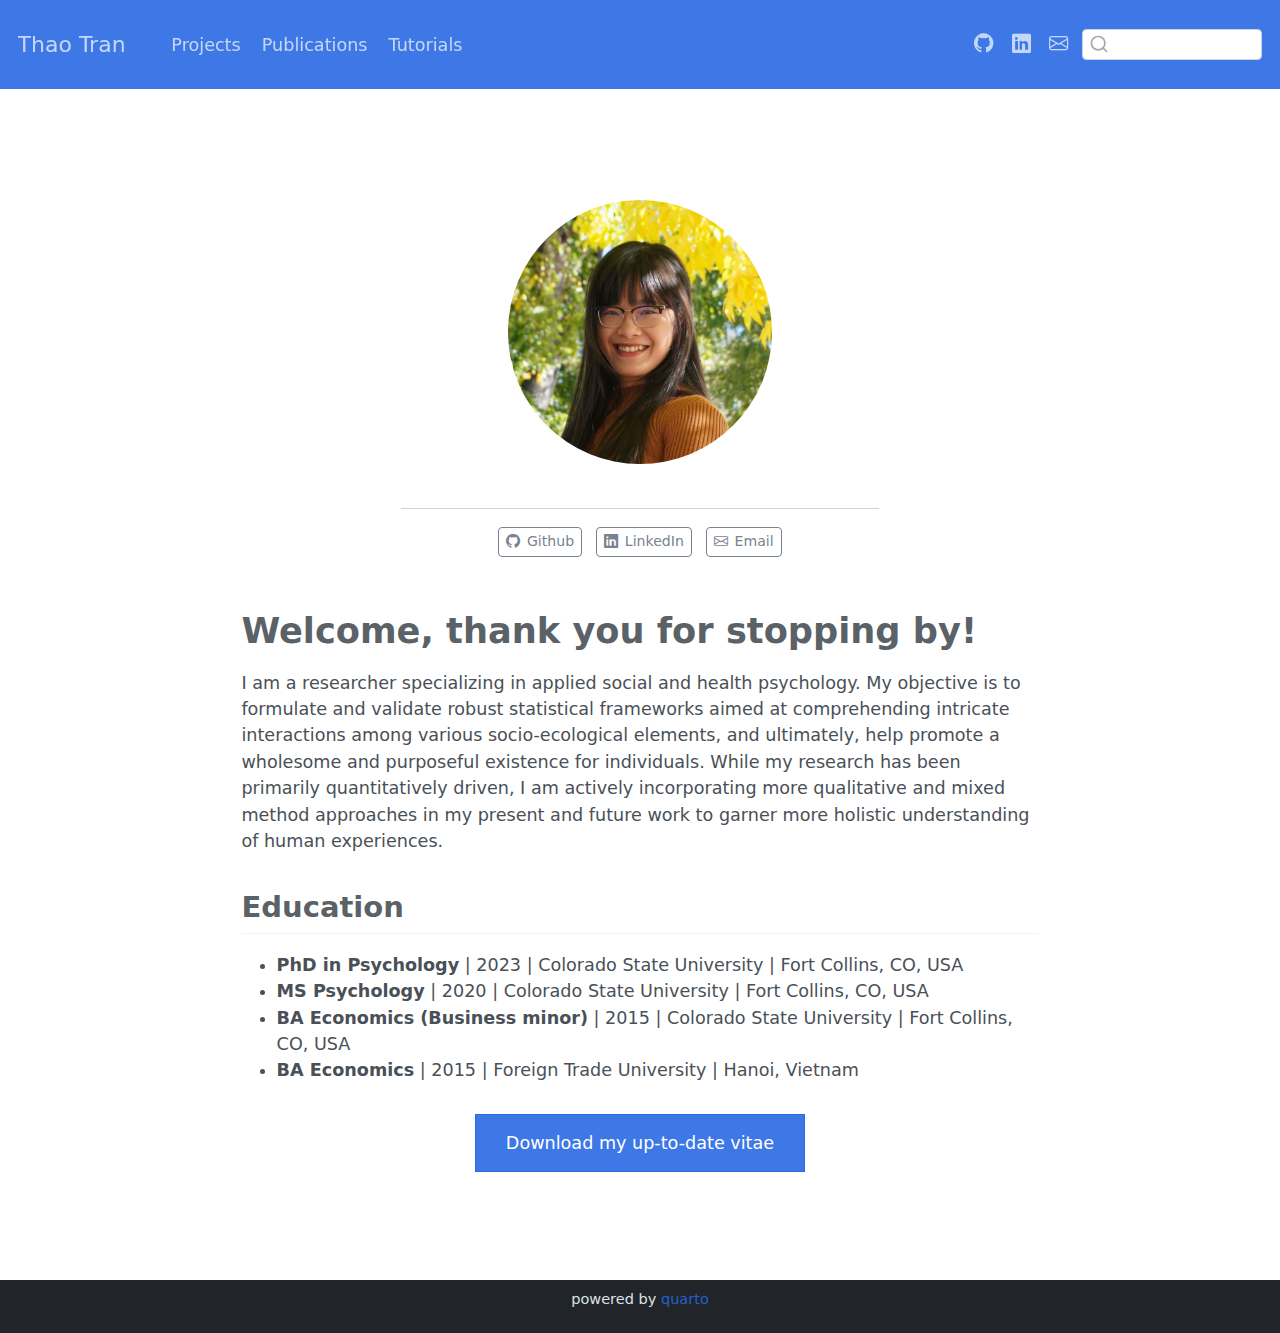
<file: docs/index.html>
<!DOCTYPE html>
<html xmlns="http://www.w3.org/1999/xhtml" lang="en" xml:lang="en"><head>

<meta charset="utf-8">
<meta name="generator" content="quarto-1.3.450">

<meta name="viewport" content="width=device-width, initial-scale=1.0, user-scalable=yes">


<title>Thao Tran</title>
<style>
code{white-space: pre-wrap;}
span.smallcaps{font-variant: small-caps;}
div.columns{display: flex; gap: min(4vw, 1.5em);}
div.column{flex: auto; overflow-x: auto;}
div.hanging-indent{margin-left: 1.5em; text-indent: -1.5em;}
ul.task-list{list-style: none;}
ul.task-list li input[type="checkbox"] {
  width: 0.8em;
  margin: 0 0.8em 0.2em -1em; /* quarto-specific, see https://github.com/quarto-dev/quarto-cli/issues/4556 */ 
  vertical-align: middle;
}
</style>


<script src="site_libs/quarto-nav/quarto-nav.js"></script>
<script src="site_libs/clipboard/clipboard.min.js"></script>
<script src="site_libs/quarto-search/autocomplete.umd.js"></script>
<script src="site_libs/quarto-search/fuse.min.js"></script>
<script src="site_libs/quarto-search/quarto-search.js"></script>
<meta name="quarto:offset" content="./">
<script src="site_libs/quarto-html/quarto.js"></script>
<script src="site_libs/quarto-html/popper.min.js"></script>
<script src="site_libs/quarto-html/tippy.umd.min.js"></script>
<link href="site_libs/quarto-html/tippy.css" rel="stylesheet">
<link href="site_libs/quarto-html/quarto-syntax-highlighting.css" rel="stylesheet" id="quarto-text-highlighting-styles">
<script src="site_libs/bootstrap/bootstrap.min.js"></script>
<link href="site_libs/bootstrap/bootstrap-icons.css" rel="stylesheet">
<link href="site_libs/bootstrap/bootstrap.min.css" rel="stylesheet" id="quarto-bootstrap" data-mode="light">
<script id="quarto-search-options" type="application/json">{
  "location": "navbar",
  "copy-button": false,
  "collapse-after": 3,
  "panel-placement": "end",
  "type": "textbox",
  "limit": 20,
  "language": {
    "search-no-results-text": "No results",
    "search-matching-documents-text": "matching documents",
    "search-copy-link-title": "Copy link to search",
    "search-hide-matches-text": "Hide additional matches",
    "search-more-match-text": "more match in this document",
    "search-more-matches-text": "more matches in this document",
    "search-clear-button-title": "Clear",
    "search-detached-cancel-button-title": "Cancel",
    "search-submit-button-title": "Submit",
    "search-label": "Search"
  }
}</script>


</head>

<body class="nav-fixed fullcontent">

<div id="quarto-search-results"></div>
  <header id="quarto-header" class="headroom fixed-top">
    <nav class="navbar navbar-expand-lg navbar-dark ">
      <div class="navbar-container container-fluid">
      <div class="navbar-brand-container">
    <a class="navbar-brand" href="./index.html">
    <span class="navbar-title">Thao Tran</span>
    </a>
  </div>
            <div id="quarto-search" class="" title="Search"></div>
          <button class="navbar-toggler" type="button" data-bs-toggle="collapse" data-bs-target="#navbarCollapse" aria-controls="navbarCollapse" aria-expanded="false" aria-label="Toggle navigation" onclick="if (window.quartoToggleHeadroom) { window.quartoToggleHeadroom(); }">
  <span class="navbar-toggler-icon"></span>
</button>
          <div class="collapse navbar-collapse" id="navbarCollapse">
            <ul class="navbar-nav navbar-nav-scroll me-auto">
  <li class="nav-item">
    <a class="nav-link" href="./projects/index.html" rel="" target="">
 <span class="menu-text">Projects</span></a>
  </li>  
  <li class="nav-item">
    <a class="nav-link" href="./publications/index.html" rel="" target="">
 <span class="menu-text">Publications</span></a>
  </li>  
  <li class="nav-item">
    <a class="nav-link" href="./tutorials/index.html" rel="" target="">
 <span class="menu-text">Tutorials</span></a>
  </li>  
</ul>
            <ul class="navbar-nav navbar-nav-scroll ms-auto">
  <li class="nav-item compact">
    <a class="nav-link" href="https://github.com/ttrann202" rel="" target=""><i class="bi bi-github" role="img">
</i> 
 <span class="menu-text"></span></a>
  </li>  
  <li class="nav-item compact">
    <a class="nav-link" href="https://www.linkedin.com/in/thaotrann/" rel="" target=""><i class="bi bi-linkedin" role="img">
</i> 
 <span class="menu-text"></span></a>
  </li>  
  <li class="nav-item compact">
    <a class="nav-link" href="mailto:thao.tranphuong202@gmail.com" rel="" target=""><i class="bi bi-envelope" role="img" aria-label="email">
</i> 
 <span class="menu-text"></span></a>
  </li>  
</ul>
            <div class="quarto-navbar-tools">
</div>
          </div> <!-- /navcollapse -->
      </div> <!-- /container-fluid -->
    </nav>
</header>
<!-- content -->
<div id="quarto-content" class="quarto-container page-columns page-rows-contents page-layout-article page-navbar">
<!-- sidebar -->
<!-- margin-sidebar -->
    
<!-- main -->
<main class="content" id="quarto-document-content">



<div class="quarto-about-jolla">
  <img src="img/my_image.jpg" class="about-image
  round " style="height: 15em; width: 15em;">
 <div id="about-block">
</div> 
  <hr class="about-sep">
   <div class="about-links">
  <a href="https://github.com/ttrann202" class="about-link" rel="" target="">
    <i class="bi bi-github"></i>
     <span class="about-link-text">Github</span>
  </a>
  <a href="https://www.linkedin.com/in/thaotrann/" class="about-link" rel="" target="">
    <i class="bi bi-linkedin"></i>
     <span class="about-link-text">LinkedIn</span>
  </a>
  <a href="mailto:thao.tranphuong202@gmail.com" class="about-link" rel="" target="">
    <i class="bi bi-envelope"></i>
     <span class="about-link-text">Email</span>
  </a>
</div>
</div>

<section id="welcome-thank-you-for-stopping-by" class="level1">
<h1>Welcome, thank you for stopping by!</h1>
<p>I am a researcher specializing in applied social and health psychology. My objective is to formulate and validate robust statistical frameworks aimed at comprehending intricate interactions among various socio-ecological elements, and ultimately, help promote a wholesome and purposeful existence for individuals. While my research has been primarily quantitatively driven, I am actively incorporating more qualitative and mixed method approaches in my present and future work to garner more holistic understanding of human experiences.</p>
<section id="education" class="level2">
<h2 data-anchor-id="education">Education</h2>
<ul>
<li><strong>PhD in Psychology</strong> | 2023 | Colorado State University | Fort Collins, CO, USA</li>
<li><strong>MS Psychology</strong> | 2020 | Colorado State University | Fort Collins, CO, USA</li>
<li><strong>BA Economics (Business minor)</strong> | 2015 | Colorado State University | Fort Collins, CO, USA</li>
<li><strong>BA Economics</strong> | 2015 | Foreign Trade University | Hanoi, Vietnam</li>
</ul>
<div style="margin: 30px; text-align: center;">
<a class="btn btn-primary" href="https://1drv.ms/b/s!AgMw9OjBTBkp1H91wNLzJW9omaeW?e=pt9BAp" role="button" target="_blank" style="padding: 15px 30px;">Download my up-to-date vitae</a>
</div>



</section>
</section>

</main> <!-- /main -->
<script id="quarto-html-after-body" type="application/javascript">
window.document.addEventListener("DOMContentLoaded", function (event) {
  const toggleBodyColorMode = (bsSheetEl) => {
    const mode = bsSheetEl.getAttribute("data-mode");
    const bodyEl = window.document.querySelector("body");
    if (mode === "dark") {
      bodyEl.classList.add("quarto-dark");
      bodyEl.classList.remove("quarto-light");
    } else {
      bodyEl.classList.add("quarto-light");
      bodyEl.classList.remove("quarto-dark");
    }
  }
  const toggleBodyColorPrimary = () => {
    const bsSheetEl = window.document.querySelector("link#quarto-bootstrap");
    if (bsSheetEl) {
      toggleBodyColorMode(bsSheetEl);
    }
  }
  toggleBodyColorPrimary();  
  const isCodeAnnotation = (el) => {
    for (const clz of el.classList) {
      if (clz.startsWith('code-annotation-')) {                     
        return true;
      }
    }
    return false;
  }
  const clipboard = new window.ClipboardJS('.code-copy-button', {
    text: function(trigger) {
      const codeEl = trigger.previousElementSibling.cloneNode(true);
      for (const childEl of codeEl.children) {
        if (isCodeAnnotation(childEl)) {
          childEl.remove();
        }
      }
      return codeEl.innerText;
    }
  });
  clipboard.on('success', function(e) {
    // button target
    const button = e.trigger;
    // don't keep focus
    button.blur();
    // flash "checked"
    button.classList.add('code-copy-button-checked');
    var currentTitle = button.getAttribute("title");
    button.setAttribute("title", "Copied!");
    let tooltip;
    if (window.bootstrap) {
      button.setAttribute("data-bs-toggle", "tooltip");
      button.setAttribute("data-bs-placement", "left");
      button.setAttribute("data-bs-title", "Copied!");
      tooltip = new bootstrap.Tooltip(button, 
        { trigger: "manual", 
          customClass: "code-copy-button-tooltip",
          offset: [0, -8]});
      tooltip.show();    
    }
    setTimeout(function() {
      if (tooltip) {
        tooltip.hide();
        button.removeAttribute("data-bs-title");
        button.removeAttribute("data-bs-toggle");
        button.removeAttribute("data-bs-placement");
      }
      button.setAttribute("title", currentTitle);
      button.classList.remove('code-copy-button-checked');
    }, 1000);
    // clear code selection
    e.clearSelection();
  });
  function tippyHover(el, contentFn) {
    const config = {
      allowHTML: true,
      content: contentFn,
      maxWidth: 500,
      delay: 100,
      arrow: false,
      appendTo: function(el) {
          return el.parentElement;
      },
      interactive: true,
      interactiveBorder: 10,
      theme: 'quarto',
      placement: 'bottom-start'
    };
    window.tippy(el, config); 
  }
  const noterefs = window.document.querySelectorAll('a[role="doc-noteref"]');
  for (var i=0; i<noterefs.length; i++) {
    const ref = noterefs[i];
    tippyHover(ref, function() {
      // use id or data attribute instead here
      let href = ref.getAttribute('data-footnote-href') || ref.getAttribute('href');
      try { href = new URL(href).hash; } catch {}
      const id = href.replace(/^#\/?/, "");
      const note = window.document.getElementById(id);
      return note.innerHTML;
    });
  }
      let selectedAnnoteEl;
      const selectorForAnnotation = ( cell, annotation) => {
        let cellAttr = 'data-code-cell="' + cell + '"';
        let lineAttr = 'data-code-annotation="' +  annotation + '"';
        const selector = 'span[' + cellAttr + '][' + lineAttr + ']';
        return selector;
      }
      const selectCodeLines = (annoteEl) => {
        const doc = window.document;
        const targetCell = annoteEl.getAttribute("data-target-cell");
        const targetAnnotation = annoteEl.getAttribute("data-target-annotation");
        const annoteSpan = window.document.querySelector(selectorForAnnotation(targetCell, targetAnnotation));
        const lines = annoteSpan.getAttribute("data-code-lines").split(",");
        const lineIds = lines.map((line) => {
          return targetCell + "-" + line;
        })
        let top = null;
        let height = null;
        let parent = null;
        if (lineIds.length > 0) {
            //compute the position of the single el (top and bottom and make a div)
            const el = window.document.getElementById(lineIds[0]);
            top = el.offsetTop;
            height = el.offsetHeight;
            parent = el.parentElement.parentElement;
          if (lineIds.length > 1) {
            const lastEl = window.document.getElementById(lineIds[lineIds.length - 1]);
            const bottom = lastEl.offsetTop + lastEl.offsetHeight;
            height = bottom - top;
          }
          if (top !== null && height !== null && parent !== null) {
            // cook up a div (if necessary) and position it 
            let div = window.document.getElementById("code-annotation-line-highlight");
            if (div === null) {
              div = window.document.createElement("div");
              div.setAttribute("id", "code-annotation-line-highlight");
              div.style.position = 'absolute';
              parent.appendChild(div);
            }
            div.style.top = top - 2 + "px";
            div.style.height = height + 4 + "px";
            let gutterDiv = window.document.getElementById("code-annotation-line-highlight-gutter");
            if (gutterDiv === null) {
              gutterDiv = window.document.createElement("div");
              gutterDiv.setAttribute("id", "code-annotation-line-highlight-gutter");
              gutterDiv.style.position = 'absolute';
              const codeCell = window.document.getElementById(targetCell);
              const gutter = codeCell.querySelector('.code-annotation-gutter');
              gutter.appendChild(gutterDiv);
            }
            gutterDiv.style.top = top - 2 + "px";
            gutterDiv.style.height = height + 4 + "px";
          }
          selectedAnnoteEl = annoteEl;
        }
      };
      const unselectCodeLines = () => {
        const elementsIds = ["code-annotation-line-highlight", "code-annotation-line-highlight-gutter"];
        elementsIds.forEach((elId) => {
          const div = window.document.getElementById(elId);
          if (div) {
            div.remove();
          }
        });
        selectedAnnoteEl = undefined;
      };
      // Attach click handler to the DT
      const annoteDls = window.document.querySelectorAll('dt[data-target-cell]');
      for (const annoteDlNode of annoteDls) {
        annoteDlNode.addEventListener('click', (event) => {
          const clickedEl = event.target;
          if (clickedEl !== selectedAnnoteEl) {
            unselectCodeLines();
            const activeEl = window.document.querySelector('dt[data-target-cell].code-annotation-active');
            if (activeEl) {
              activeEl.classList.remove('code-annotation-active');
            }
            selectCodeLines(clickedEl);
            clickedEl.classList.add('code-annotation-active');
          } else {
            // Unselect the line
            unselectCodeLines();
            clickedEl.classList.remove('code-annotation-active');
          }
        });
      }
  const findCites = (el) => {
    const parentEl = el.parentElement;
    if (parentEl) {
      const cites = parentEl.dataset.cites;
      if (cites) {
        return {
          el,
          cites: cites.split(' ')
        };
      } else {
        return findCites(el.parentElement)
      }
    } else {
      return undefined;
    }
  };
  var bibliorefs = window.document.querySelectorAll('a[role="doc-biblioref"]');
  for (var i=0; i<bibliorefs.length; i++) {
    const ref = bibliorefs[i];
    const citeInfo = findCites(ref);
    if (citeInfo) {
      tippyHover(citeInfo.el, function() {
        var popup = window.document.createElement('div');
        citeInfo.cites.forEach(function(cite) {
          var citeDiv = window.document.createElement('div');
          citeDiv.classList.add('hanging-indent');
          citeDiv.classList.add('csl-entry');
          var biblioDiv = window.document.getElementById('ref-' + cite);
          if (biblioDiv) {
            citeDiv.innerHTML = biblioDiv.innerHTML;
          }
          popup.appendChild(citeDiv);
        });
        return popup.innerHTML;
      });
    }
  }
});
</script>
</div> <!-- /content -->
<footer class="footer">
  <div class="nav-footer">
    <div class="nav-footer-left">
      &nbsp;
    </div>   
    <div class="nav-footer-center">powered by <a href="https://quarto.org">quarto</a></div>
    <div class="nav-footer-right">
      &nbsp;
    </div>
  </div>
</footer>



</body></html>
</file>
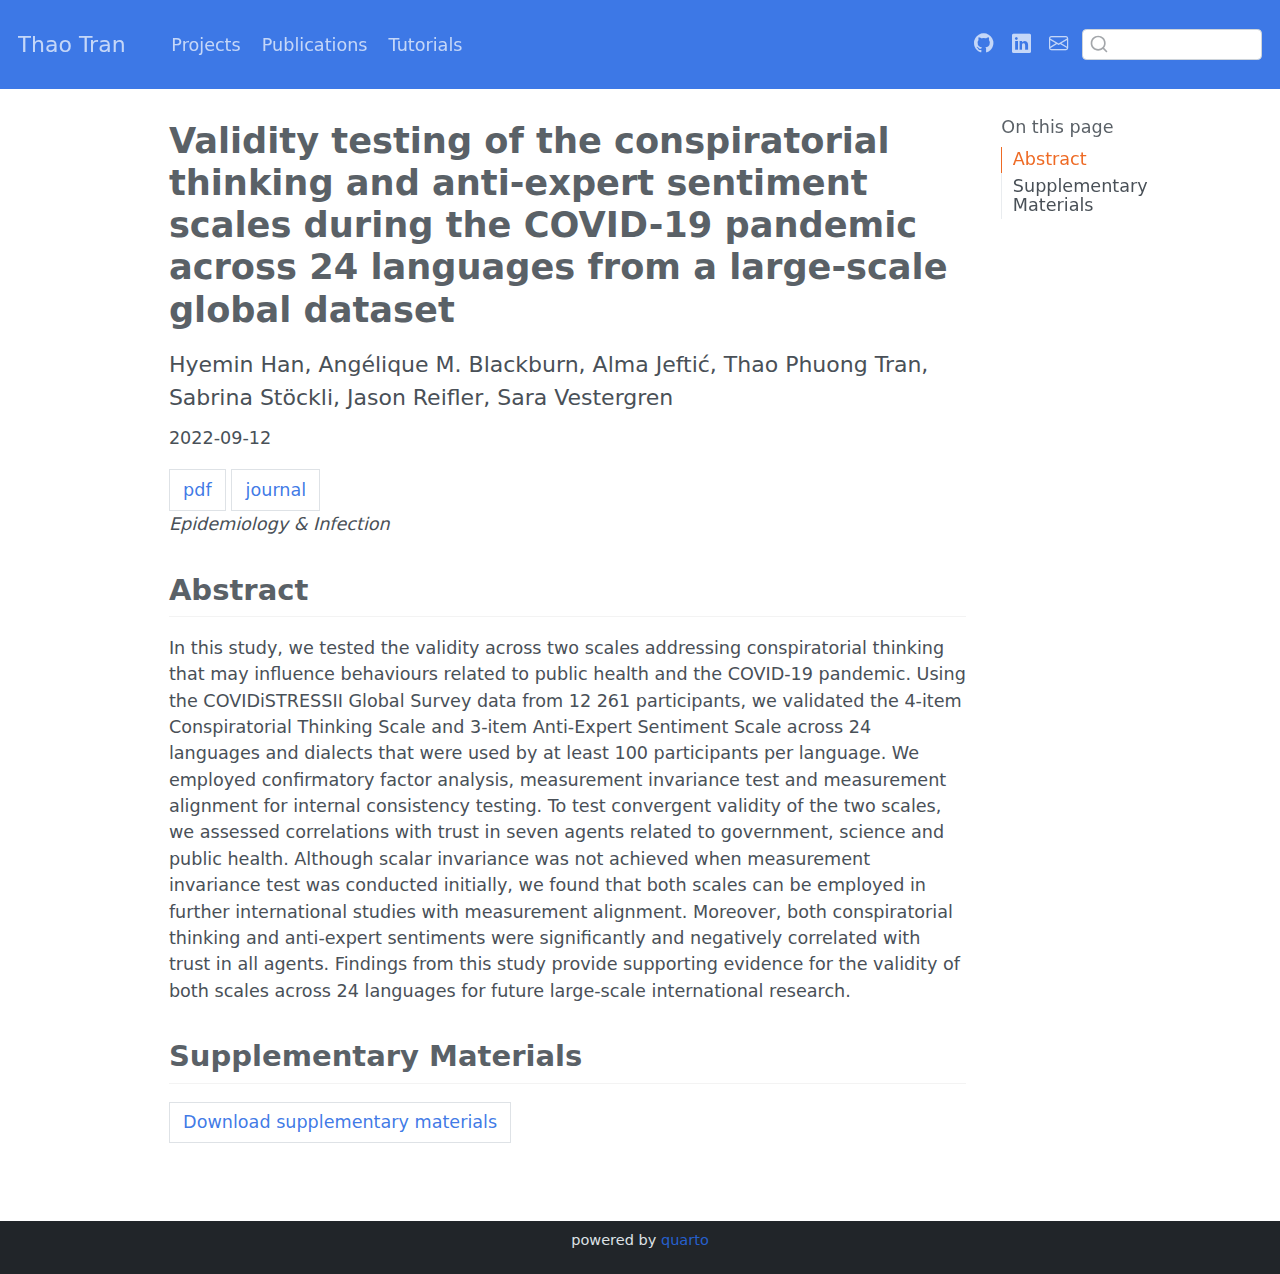
<file: docs/publications/ei2022/index.html>
<!DOCTYPE html>
<html xmlns="http://www.w3.org/1999/xhtml" lang="en" xml:lang="en"><head>

<meta charset="utf-8">
<meta name="generator" content="quarto-1.3.450">

<meta name="viewport" content="width=device-width, initial-scale=1.0, user-scalable=yes">

<meta name="dcterms.date" content="2022-09-12">

<title>Thao Tran - Validity testing of the conspiratorial thinking and anti-expert sentiment scales during the COVID-19 pandemic across 24 languages from a large-scale global dataset</title>
<style>
code{white-space: pre-wrap;}
span.smallcaps{font-variant: small-caps;}
div.columns{display: flex; gap: min(4vw, 1.5em);}
div.column{flex: auto; overflow-x: auto;}
div.hanging-indent{margin-left: 1.5em; text-indent: -1.5em;}
ul.task-list{list-style: none;}
ul.task-list li input[type="checkbox"] {
  width: 0.8em;
  margin: 0 0.8em 0.2em -1em; /* quarto-specific, see https://github.com/quarto-dev/quarto-cli/issues/4556 */ 
  vertical-align: middle;
}
</style>


<script src="../../site_libs/quarto-nav/quarto-nav.js"></script>
<script src="../../site_libs/clipboard/clipboard.min.js"></script>
<script src="../../site_libs/quarto-search/autocomplete.umd.js"></script>
<script src="../../site_libs/quarto-search/fuse.min.js"></script>
<script src="../../site_libs/quarto-search/quarto-search.js"></script>
<meta name="quarto:offset" content="../../">
<script src="../../site_libs/quarto-html/quarto.js"></script>
<script src="../../site_libs/quarto-html/popper.min.js"></script>
<script src="../../site_libs/quarto-html/tippy.umd.min.js"></script>
<script src="../../site_libs/quarto-html/anchor.min.js"></script>
<link href="../../site_libs/quarto-html/tippy.css" rel="stylesheet">
<link href="../../site_libs/quarto-html/quarto-syntax-highlighting.css" rel="stylesheet" id="quarto-text-highlighting-styles">
<script src="../../site_libs/bootstrap/bootstrap.min.js"></script>
<link href="../../site_libs/bootstrap/bootstrap-icons.css" rel="stylesheet">
<link href="../../site_libs/bootstrap/bootstrap.min.css" rel="stylesheet" id="quarto-bootstrap" data-mode="light">
<script id="quarto-search-options" type="application/json">{
  "location": "navbar",
  "copy-button": false,
  "collapse-after": 3,
  "panel-placement": "end",
  "type": "textbox",
  "limit": 20,
  "language": {
    "search-no-results-text": "No results",
    "search-matching-documents-text": "matching documents",
    "search-copy-link-title": "Copy link to search",
    "search-hide-matches-text": "Hide additional matches",
    "search-more-match-text": "more match in this document",
    "search-more-matches-text": "more matches in this document",
    "search-clear-button-title": "Clear",
    "search-detached-cancel-button-title": "Cancel",
    "search-submit-button-title": "Submit",
    "search-label": "Search"
  }
}</script>


</head>

<body class="nav-fixed">

<div id="quarto-search-results"></div>
  <header id="quarto-header" class="headroom fixed-top">
    <nav class="navbar navbar-expand-lg navbar-dark ">
      <div class="navbar-container container-fluid">
      <div class="navbar-brand-container">
    <a class="navbar-brand" href="../../index.html">
    <span class="navbar-title">Thao Tran</span>
    </a>
  </div>
            <div id="quarto-search" class="" title="Search"></div>
          <button class="navbar-toggler" type="button" data-bs-toggle="collapse" data-bs-target="#navbarCollapse" aria-controls="navbarCollapse" aria-expanded="false" aria-label="Toggle navigation" onclick="if (window.quartoToggleHeadroom) { window.quartoToggleHeadroom(); }">
  <span class="navbar-toggler-icon"></span>
</button>
          <div class="collapse navbar-collapse" id="navbarCollapse">
            <ul class="navbar-nav navbar-nav-scroll me-auto">
  <li class="nav-item">
    <a class="nav-link" href="../../projects/index.html" rel="" target="">
 <span class="menu-text">Projects</span></a>
  </li>  
  <li class="nav-item">
    <a class="nav-link" href="../../publications/index.html" rel="" target="">
 <span class="menu-text">Publications</span></a>
  </li>  
  <li class="nav-item">
    <a class="nav-link" href="../../tutorials/index.html" rel="" target="">
 <span class="menu-text">Tutorials</span></a>
  </li>  
</ul>
            <ul class="navbar-nav navbar-nav-scroll ms-auto">
  <li class="nav-item compact">
    <a class="nav-link" href="https://github.com/ttrann202" rel="" target=""><i class="bi bi-github" role="img">
</i> 
 <span class="menu-text"></span></a>
  </li>  
  <li class="nav-item compact">
    <a class="nav-link" href="https://www.linkedin.com/in/thaotrann/" rel="" target=""><i class="bi bi-linkedin" role="img">
</i> 
 <span class="menu-text"></span></a>
  </li>  
  <li class="nav-item compact">
    <a class="nav-link" href="mailto:thao.tranphuong202@gmail.com" rel="" target=""><i class="bi bi-envelope" role="img" aria-label="email">
</i> 
 <span class="menu-text"></span></a>
  </li>  
</ul>
            <div class="quarto-navbar-tools">
</div>
          </div> <!-- /navcollapse -->
      </div> <!-- /container-fluid -->
    </nav>
</header>
<!-- content -->
<div id="quarto-content" class="quarto-container page-columns page-rows-contents page-layout-article page-navbar">
<!-- sidebar -->
<!-- margin-sidebar -->
    <div id="quarto-margin-sidebar" class="sidebar margin-sidebar">
        <nav id="TOC" role="doc-toc" class="toc-active">
    <h2 id="toc-title">On this page</h2>
   
  <ul>
  <li><a href="#abstract" id="toc-abstract" class="nav-link active" data-scroll-target="#abstract">Abstract</a></li>
  <li><a href="#supplementary-materials" id="toc-supplementary-materials" class="nav-link" data-scroll-target="#supplementary-materials">Supplementary Materials</a></li>
  </ul>
</nav>
    </div>
<!-- main -->
<main class="content" id="quarto-document-content">

<header id="title-block-header">
<h1 class="title display-7">Validity testing of the conspiratorial thinking and anti-expert sentiment scales during the COVID-19 pandemic across 24 languages from a large-scale global dataset</h1>
<p class="subtitle lead">Hyemin Han, Angélique M. Blackburn, Alma Jeftić, Thao Phuong Tran, Sabrina Stöckli, Jason Reifler, Sara Vestergren</p>

<p class="date">2022-09-12</p>
</header>

<button type="button" class="btn btn-outline-success">
<a href="../../publications/ei2022/validity-testing-ei2022.pdf">pdf</a>
</button>
<button type="button" class="btn btn-outline-success">
<a href="https://doi.org/10.1017/S0950268822001443">journal</a>
</button>
<p><em>Epidemiology &amp; Infection</em></p>
<section id="abstract" class="level2">
<h2 class="anchored" data-anchor-id="abstract">Abstract</h2>
<p>In this study, we tested the validity across two scales addressing conspiratorial thinking that may influence behaviours related to public health and the COVID-19 pandemic. Using the COVIDiSTRESSII Global Survey data from 12 261 participants, we validated the 4-item Conspiratorial Thinking Scale and 3-item Anti-Expert Sentiment Scale across 24 languages and dialects that were used by at least 100 participants per language. We employed confirmatory factor analysis, measurement invariance test and measurement alignment for internal consistency testing. To test convergent validity of the two scales, we assessed correlations with trust in seven agents related to government, science and public health. Although scalar invariance was not achieved when measurement invariance test was conducted initially, we found that both scales can be employed in further international studies with measurement alignment. Moreover, both conspiratorial thinking and anti-expert sentiments were significantly and negatively correlated with trust in all agents. Findings from this study provide supporting evidence for the validity of both scales across 24 languages for future large-scale international research.</p>
</section>
<section id="supplementary-materials" class="level2">
<h2 class="anchored" data-anchor-id="supplementary-materials">Supplementary Materials</h2>
<button type="button" class="btn btn-outline-success">
<a href="../../publications/ei2022/supplementary.pdf">Download supplementary materials</a>
</button>


</section>

</main> <!-- /main -->
<script id="quarto-html-after-body" type="application/javascript">
window.document.addEventListener("DOMContentLoaded", function (event) {
  const toggleBodyColorMode = (bsSheetEl) => {
    const mode = bsSheetEl.getAttribute("data-mode");
    const bodyEl = window.document.querySelector("body");
    if (mode === "dark") {
      bodyEl.classList.add("quarto-dark");
      bodyEl.classList.remove("quarto-light");
    } else {
      bodyEl.classList.add("quarto-light");
      bodyEl.classList.remove("quarto-dark");
    }
  }
  const toggleBodyColorPrimary = () => {
    const bsSheetEl = window.document.querySelector("link#quarto-bootstrap");
    if (bsSheetEl) {
      toggleBodyColorMode(bsSheetEl);
    }
  }
  toggleBodyColorPrimary();  
  const icon = "";
  const anchorJS = new window.AnchorJS();
  anchorJS.options = {
    placement: 'right',
    icon: icon
  };
  anchorJS.add('.anchored');
  const isCodeAnnotation = (el) => {
    for (const clz of el.classList) {
      if (clz.startsWith('code-annotation-')) {                     
        return true;
      }
    }
    return false;
  }
  const clipboard = new window.ClipboardJS('.code-copy-button', {
    text: function(trigger) {
      const codeEl = trigger.previousElementSibling.cloneNode(true);
      for (const childEl of codeEl.children) {
        if (isCodeAnnotation(childEl)) {
          childEl.remove();
        }
      }
      return codeEl.innerText;
    }
  });
  clipboard.on('success', function(e) {
    // button target
    const button = e.trigger;
    // don't keep focus
    button.blur();
    // flash "checked"
    button.classList.add('code-copy-button-checked');
    var currentTitle = button.getAttribute("title");
    button.setAttribute("title", "Copied!");
    let tooltip;
    if (window.bootstrap) {
      button.setAttribute("data-bs-toggle", "tooltip");
      button.setAttribute("data-bs-placement", "left");
      button.setAttribute("data-bs-title", "Copied!");
      tooltip = new bootstrap.Tooltip(button, 
        { trigger: "manual", 
          customClass: "code-copy-button-tooltip",
          offset: [0, -8]});
      tooltip.show();    
    }
    setTimeout(function() {
      if (tooltip) {
        tooltip.hide();
        button.removeAttribute("data-bs-title");
        button.removeAttribute("data-bs-toggle");
        button.removeAttribute("data-bs-placement");
      }
      button.setAttribute("title", currentTitle);
      button.classList.remove('code-copy-button-checked');
    }, 1000);
    // clear code selection
    e.clearSelection();
  });
  function tippyHover(el, contentFn) {
    const config = {
      allowHTML: true,
      content: contentFn,
      maxWidth: 500,
      delay: 100,
      arrow: false,
      appendTo: function(el) {
          return el.parentElement;
      },
      interactive: true,
      interactiveBorder: 10,
      theme: 'quarto',
      placement: 'bottom-start'
    };
    window.tippy(el, config); 
  }
  const noterefs = window.document.querySelectorAll('a[role="doc-noteref"]');
  for (var i=0; i<noterefs.length; i++) {
    const ref = noterefs[i];
    tippyHover(ref, function() {
      // use id or data attribute instead here
      let href = ref.getAttribute('data-footnote-href') || ref.getAttribute('href');
      try { href = new URL(href).hash; } catch {}
      const id = href.replace(/^#\/?/, "");
      const note = window.document.getElementById(id);
      return note.innerHTML;
    });
  }
      let selectedAnnoteEl;
      const selectorForAnnotation = ( cell, annotation) => {
        let cellAttr = 'data-code-cell="' + cell + '"';
        let lineAttr = 'data-code-annotation="' +  annotation + '"';
        const selector = 'span[' + cellAttr + '][' + lineAttr + ']';
        return selector;
      }
      const selectCodeLines = (annoteEl) => {
        const doc = window.document;
        const targetCell = annoteEl.getAttribute("data-target-cell");
        const targetAnnotation = annoteEl.getAttribute("data-target-annotation");
        const annoteSpan = window.document.querySelector(selectorForAnnotation(targetCell, targetAnnotation));
        const lines = annoteSpan.getAttribute("data-code-lines").split(",");
        const lineIds = lines.map((line) => {
          return targetCell + "-" + line;
        })
        let top = null;
        let height = null;
        let parent = null;
        if (lineIds.length > 0) {
            //compute the position of the single el (top and bottom and make a div)
            const el = window.document.getElementById(lineIds[0]);
            top = el.offsetTop;
            height = el.offsetHeight;
            parent = el.parentElement.parentElement;
          if (lineIds.length > 1) {
            const lastEl = window.document.getElementById(lineIds[lineIds.length - 1]);
            const bottom = lastEl.offsetTop + lastEl.offsetHeight;
            height = bottom - top;
          }
          if (top !== null && height !== null && parent !== null) {
            // cook up a div (if necessary) and position it 
            let div = window.document.getElementById("code-annotation-line-highlight");
            if (div === null) {
              div = window.document.createElement("div");
              div.setAttribute("id", "code-annotation-line-highlight");
              div.style.position = 'absolute';
              parent.appendChild(div);
            }
            div.style.top = top - 2 + "px";
            div.style.height = height + 4 + "px";
            let gutterDiv = window.document.getElementById("code-annotation-line-highlight-gutter");
            if (gutterDiv === null) {
              gutterDiv = window.document.createElement("div");
              gutterDiv.setAttribute("id", "code-annotation-line-highlight-gutter");
              gutterDiv.style.position = 'absolute';
              const codeCell = window.document.getElementById(targetCell);
              const gutter = codeCell.querySelector('.code-annotation-gutter');
              gutter.appendChild(gutterDiv);
            }
            gutterDiv.style.top = top - 2 + "px";
            gutterDiv.style.height = height + 4 + "px";
          }
          selectedAnnoteEl = annoteEl;
        }
      };
      const unselectCodeLines = () => {
        const elementsIds = ["code-annotation-line-highlight", "code-annotation-line-highlight-gutter"];
        elementsIds.forEach((elId) => {
          const div = window.document.getElementById(elId);
          if (div) {
            div.remove();
          }
        });
        selectedAnnoteEl = undefined;
      };
      // Attach click handler to the DT
      const annoteDls = window.document.querySelectorAll('dt[data-target-cell]');
      for (const annoteDlNode of annoteDls) {
        annoteDlNode.addEventListener('click', (event) => {
          const clickedEl = event.target;
          if (clickedEl !== selectedAnnoteEl) {
            unselectCodeLines();
            const activeEl = window.document.querySelector('dt[data-target-cell].code-annotation-active');
            if (activeEl) {
              activeEl.classList.remove('code-annotation-active');
            }
            selectCodeLines(clickedEl);
            clickedEl.classList.add('code-annotation-active');
          } else {
            // Unselect the line
            unselectCodeLines();
            clickedEl.classList.remove('code-annotation-active');
          }
        });
      }
  const findCites = (el) => {
    const parentEl = el.parentElement;
    if (parentEl) {
      const cites = parentEl.dataset.cites;
      if (cites) {
        return {
          el,
          cites: cites.split(' ')
        };
      } else {
        return findCites(el.parentElement)
      }
    } else {
      return undefined;
    }
  };
  var bibliorefs = window.document.querySelectorAll('a[role="doc-biblioref"]');
  for (var i=0; i<bibliorefs.length; i++) {
    const ref = bibliorefs[i];
    const citeInfo = findCites(ref);
    if (citeInfo) {
      tippyHover(citeInfo.el, function() {
        var popup = window.document.createElement('div');
        citeInfo.cites.forEach(function(cite) {
          var citeDiv = window.document.createElement('div');
          citeDiv.classList.add('hanging-indent');
          citeDiv.classList.add('csl-entry');
          var biblioDiv = window.document.getElementById('ref-' + cite);
          if (biblioDiv) {
            citeDiv.innerHTML = biblioDiv.innerHTML;
          }
          popup.appendChild(citeDiv);
        });
        return popup.innerHTML;
      });
    }
  }
});
</script>
</div> <!-- /content -->
<footer class="footer">
  <div class="nav-footer">
    <div class="nav-footer-left">
      &nbsp;
    </div>   
    <div class="nav-footer-center">powered by <a href="https://quarto.org">quarto</a></div>
    <div class="nav-footer-right">
      &nbsp;
    </div>
  </div>
</footer>



</body></html>
</file>
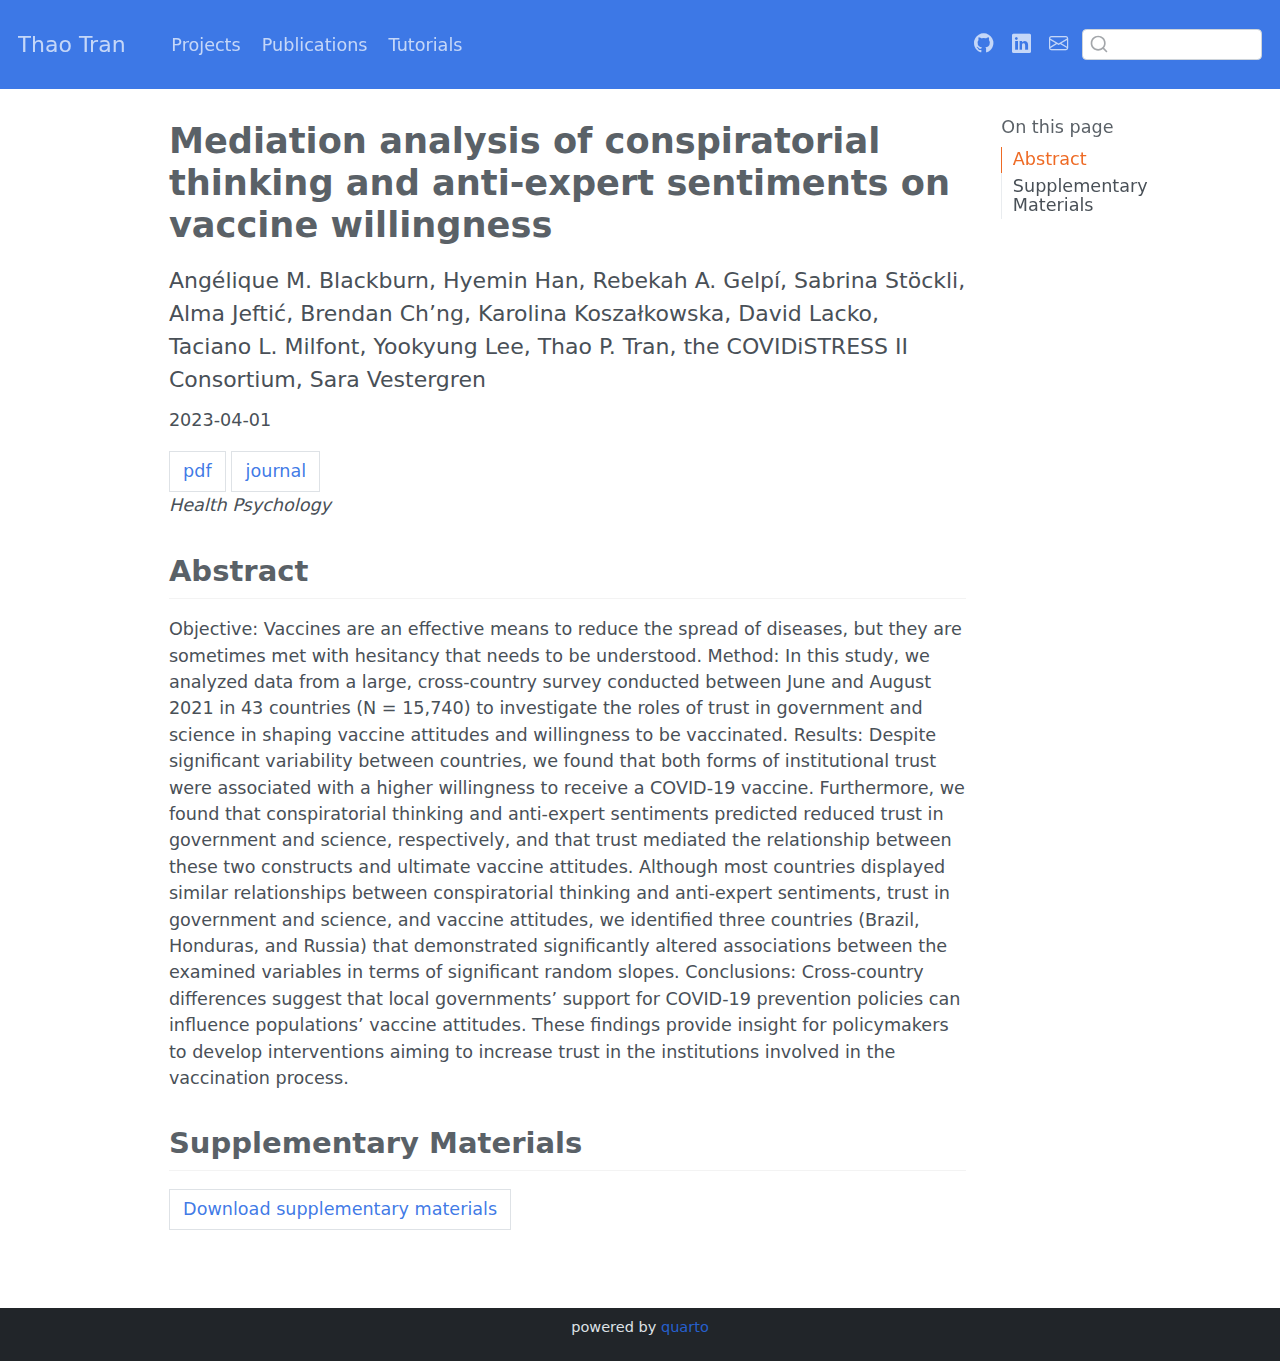
<file: docs/publications/hp2023/index.html>
<!DOCTYPE html>
<html xmlns="http://www.w3.org/1999/xhtml" lang="en" xml:lang="en"><head>

<meta charset="utf-8">
<meta name="generator" content="quarto-1.3.450">

<meta name="viewport" content="width=device-width, initial-scale=1.0, user-scalable=yes">

<meta name="dcterms.date" content="2023-04-01">

<title>Thao Tran - Mediation analysis of conspiratorial thinking and anti-expert sentiments on vaccine willingness</title>
<style>
code{white-space: pre-wrap;}
span.smallcaps{font-variant: small-caps;}
div.columns{display: flex; gap: min(4vw, 1.5em);}
div.column{flex: auto; overflow-x: auto;}
div.hanging-indent{margin-left: 1.5em; text-indent: -1.5em;}
ul.task-list{list-style: none;}
ul.task-list li input[type="checkbox"] {
  width: 0.8em;
  margin: 0 0.8em 0.2em -1em; /* quarto-specific, see https://github.com/quarto-dev/quarto-cli/issues/4556 */ 
  vertical-align: middle;
}
</style>


<script src="../../site_libs/quarto-nav/quarto-nav.js"></script>
<script src="../../site_libs/clipboard/clipboard.min.js"></script>
<script src="../../site_libs/quarto-search/autocomplete.umd.js"></script>
<script src="../../site_libs/quarto-search/fuse.min.js"></script>
<script src="../../site_libs/quarto-search/quarto-search.js"></script>
<meta name="quarto:offset" content="../../">
<script src="../../site_libs/quarto-html/quarto.js"></script>
<script src="../../site_libs/quarto-html/popper.min.js"></script>
<script src="../../site_libs/quarto-html/tippy.umd.min.js"></script>
<script src="../../site_libs/quarto-html/anchor.min.js"></script>
<link href="../../site_libs/quarto-html/tippy.css" rel="stylesheet">
<link href="../../site_libs/quarto-html/quarto-syntax-highlighting.css" rel="stylesheet" id="quarto-text-highlighting-styles">
<script src="../../site_libs/bootstrap/bootstrap.min.js"></script>
<link href="../../site_libs/bootstrap/bootstrap-icons.css" rel="stylesheet">
<link href="../../site_libs/bootstrap/bootstrap.min.css" rel="stylesheet" id="quarto-bootstrap" data-mode="light">
<script id="quarto-search-options" type="application/json">{
  "location": "navbar",
  "copy-button": false,
  "collapse-after": 3,
  "panel-placement": "end",
  "type": "textbox",
  "limit": 20,
  "language": {
    "search-no-results-text": "No results",
    "search-matching-documents-text": "matching documents",
    "search-copy-link-title": "Copy link to search",
    "search-hide-matches-text": "Hide additional matches",
    "search-more-match-text": "more match in this document",
    "search-more-matches-text": "more matches in this document",
    "search-clear-button-title": "Clear",
    "search-detached-cancel-button-title": "Cancel",
    "search-submit-button-title": "Submit",
    "search-label": "Search"
  }
}</script>


</head>

<body class="nav-fixed">

<div id="quarto-search-results"></div>
  <header id="quarto-header" class="headroom fixed-top">
    <nav class="navbar navbar-expand-lg navbar-dark ">
      <div class="navbar-container container-fluid">
      <div class="navbar-brand-container">
    <a class="navbar-brand" href="../../index.html">
    <span class="navbar-title">Thao Tran</span>
    </a>
  </div>
            <div id="quarto-search" class="" title="Search"></div>
          <button class="navbar-toggler" type="button" data-bs-toggle="collapse" data-bs-target="#navbarCollapse" aria-controls="navbarCollapse" aria-expanded="false" aria-label="Toggle navigation" onclick="if (window.quartoToggleHeadroom) { window.quartoToggleHeadroom(); }">
  <span class="navbar-toggler-icon"></span>
</button>
          <div class="collapse navbar-collapse" id="navbarCollapse">
            <ul class="navbar-nav navbar-nav-scroll me-auto">
  <li class="nav-item">
    <a class="nav-link" href="../../projects/index.html" rel="" target="">
 <span class="menu-text">Projects</span></a>
  </li>  
  <li class="nav-item">
    <a class="nav-link" href="../../publications/index.html" rel="" target="">
 <span class="menu-text">Publications</span></a>
  </li>  
  <li class="nav-item">
    <a class="nav-link" href="../../tutorials/index.html" rel="" target="">
 <span class="menu-text">Tutorials</span></a>
  </li>  
</ul>
            <ul class="navbar-nav navbar-nav-scroll ms-auto">
  <li class="nav-item compact">
    <a class="nav-link" href="https://github.com/ttrann202" rel="" target=""><i class="bi bi-github" role="img">
</i> 
 <span class="menu-text"></span></a>
  </li>  
  <li class="nav-item compact">
    <a class="nav-link" href="https://www.linkedin.com/in/thaotrann/" rel="" target=""><i class="bi bi-linkedin" role="img">
</i> 
 <span class="menu-text"></span></a>
  </li>  
  <li class="nav-item compact">
    <a class="nav-link" href="mailto:thao.tranphuong202@gmail.com" rel="" target=""><i class="bi bi-envelope" role="img" aria-label="email">
</i> 
 <span class="menu-text"></span></a>
  </li>  
</ul>
            <div class="quarto-navbar-tools">
</div>
          </div> <!-- /navcollapse -->
      </div> <!-- /container-fluid -->
    </nav>
</header>
<!-- content -->
<div id="quarto-content" class="quarto-container page-columns page-rows-contents page-layout-article page-navbar">
<!-- sidebar -->
<!-- margin-sidebar -->
    <div id="quarto-margin-sidebar" class="sidebar margin-sidebar">
        <nav id="TOC" role="doc-toc" class="toc-active">
    <h2 id="toc-title">On this page</h2>
   
  <ul>
  <li><a href="#abstract" id="toc-abstract" class="nav-link active" data-scroll-target="#abstract">Abstract</a></li>
  <li><a href="#supplementary-materials" id="toc-supplementary-materials" class="nav-link" data-scroll-target="#supplementary-materials">Supplementary Materials</a></li>
  </ul>
</nav>
    </div>
<!-- main -->
<main class="content" id="quarto-document-content">

<header id="title-block-header">
<h1 class="title display-7">Mediation analysis of conspiratorial thinking and anti-expert sentiments on vaccine willingness</h1>
<p class="subtitle lead">Angélique M. Blackburn, Hyemin Han, Rebekah A. Gelpí, Sabrina Stöckli, Alma Jeftić, Brendan Ch’ng, Karolina Koszałkowska, David Lacko, Taciano L. Milfont, Yookyung Lee, Thao P. Tran, the COVIDiSTRESS II Consortium, Sara Vestergren</p>

<p class="date">2023-04-01</p>
</header>

<button type="button" class="btn btn-outline-success">
<a href="../../publications/hp2023/Mediation-Conspiracy-Vaccine.pdf">pdf</a>
</button>
<button type="button" class="btn btn-outline-success">
<a href="https://doi.org/10.1037/hea0001268">journal</a>
</button>
<p><em>Health Psychology</em></p>
<section id="abstract" class="level2">
<h2 class="anchored" data-anchor-id="abstract">Abstract</h2>
<p>Objective: Vaccines are an effective means to reduce the spread of diseases, but they are sometimes met with hesitancy that needs to be understood. Method: In this study, we analyzed data from a large, cross-country survey conducted between June and August 2021 in 43 countries (N = 15,740) to investigate the roles of trust in government and science in shaping vaccine attitudes and willingness to be vaccinated. Results: Despite significant variability between countries, we found that both forms of institutional trust were associated with a higher willingness to receive a COVID-19 vaccine. Furthermore, we found that conspiratorial thinking and anti-expert sentiments predicted reduced trust in government and science, respectively, and that trust mediated the relationship between these two constructs and ultimate vaccine attitudes. Although most countries displayed similar relationships between conspiratorial thinking and anti-expert sentiments, trust in government and science, and vaccine attitudes, we identified three countries (Brazil, Honduras, and Russia) that demonstrated significantly altered associations between the examined variables in terms of significant random slopes. Conclusions: Cross-country differences suggest that local governments’ support for COVID-19 prevention policies can influence populations’ vaccine attitudes. These findings provide insight for policymakers to develop interventions aiming to increase trust in the institutions involved in the vaccination process.</p>
</section>
<section id="supplementary-materials" class="level2">
<h2 class="anchored" data-anchor-id="supplementary-materials">Supplementary Materials</h2>
<button type="button" class="btn btn-outline-success">
<a href="../../publications/hp2023/HEA-2022-0015_supplemental_materials.docx">Download supplementary materials</a>
</button>


</section>

</main> <!-- /main -->
<script id="quarto-html-after-body" type="application/javascript">
window.document.addEventListener("DOMContentLoaded", function (event) {
  const toggleBodyColorMode = (bsSheetEl) => {
    const mode = bsSheetEl.getAttribute("data-mode");
    const bodyEl = window.document.querySelector("body");
    if (mode === "dark") {
      bodyEl.classList.add("quarto-dark");
      bodyEl.classList.remove("quarto-light");
    } else {
      bodyEl.classList.add("quarto-light");
      bodyEl.classList.remove("quarto-dark");
    }
  }
  const toggleBodyColorPrimary = () => {
    const bsSheetEl = window.document.querySelector("link#quarto-bootstrap");
    if (bsSheetEl) {
      toggleBodyColorMode(bsSheetEl);
    }
  }
  toggleBodyColorPrimary();  
  const icon = "";
  const anchorJS = new window.AnchorJS();
  anchorJS.options = {
    placement: 'right',
    icon: icon
  };
  anchorJS.add('.anchored');
  const isCodeAnnotation = (el) => {
    for (const clz of el.classList) {
      if (clz.startsWith('code-annotation-')) {                     
        return true;
      }
    }
    return false;
  }
  const clipboard = new window.ClipboardJS('.code-copy-button', {
    text: function(trigger) {
      const codeEl = trigger.previousElementSibling.cloneNode(true);
      for (const childEl of codeEl.children) {
        if (isCodeAnnotation(childEl)) {
          childEl.remove();
        }
      }
      return codeEl.innerText;
    }
  });
  clipboard.on('success', function(e) {
    // button target
    const button = e.trigger;
    // don't keep focus
    button.blur();
    // flash "checked"
    button.classList.add('code-copy-button-checked');
    var currentTitle = button.getAttribute("title");
    button.setAttribute("title", "Copied!");
    let tooltip;
    if (window.bootstrap) {
      button.setAttribute("data-bs-toggle", "tooltip");
      button.setAttribute("data-bs-placement", "left");
      button.setAttribute("data-bs-title", "Copied!");
      tooltip = new bootstrap.Tooltip(button, 
        { trigger: "manual", 
          customClass: "code-copy-button-tooltip",
          offset: [0, -8]});
      tooltip.show();    
    }
    setTimeout(function() {
      if (tooltip) {
        tooltip.hide();
        button.removeAttribute("data-bs-title");
        button.removeAttribute("data-bs-toggle");
        button.removeAttribute("data-bs-placement");
      }
      button.setAttribute("title", currentTitle);
      button.classList.remove('code-copy-button-checked');
    }, 1000);
    // clear code selection
    e.clearSelection();
  });
  function tippyHover(el, contentFn) {
    const config = {
      allowHTML: true,
      content: contentFn,
      maxWidth: 500,
      delay: 100,
      arrow: false,
      appendTo: function(el) {
          return el.parentElement;
      },
      interactive: true,
      interactiveBorder: 10,
      theme: 'quarto',
      placement: 'bottom-start'
    };
    window.tippy(el, config); 
  }
  const noterefs = window.document.querySelectorAll('a[role="doc-noteref"]');
  for (var i=0; i<noterefs.length; i++) {
    const ref = noterefs[i];
    tippyHover(ref, function() {
      // use id or data attribute instead here
      let href = ref.getAttribute('data-footnote-href') || ref.getAttribute('href');
      try { href = new URL(href).hash; } catch {}
      const id = href.replace(/^#\/?/, "");
      const note = window.document.getElementById(id);
      return note.innerHTML;
    });
  }
      let selectedAnnoteEl;
      const selectorForAnnotation = ( cell, annotation) => {
        let cellAttr = 'data-code-cell="' + cell + '"';
        let lineAttr = 'data-code-annotation="' +  annotation + '"';
        const selector = 'span[' + cellAttr + '][' + lineAttr + ']';
        return selector;
      }
      const selectCodeLines = (annoteEl) => {
        const doc = window.document;
        const targetCell = annoteEl.getAttribute("data-target-cell");
        const targetAnnotation = annoteEl.getAttribute("data-target-annotation");
        const annoteSpan = window.document.querySelector(selectorForAnnotation(targetCell, targetAnnotation));
        const lines = annoteSpan.getAttribute("data-code-lines").split(",");
        const lineIds = lines.map((line) => {
          return targetCell + "-" + line;
        })
        let top = null;
        let height = null;
        let parent = null;
        if (lineIds.length > 0) {
            //compute the position of the single el (top and bottom and make a div)
            const el = window.document.getElementById(lineIds[0]);
            top = el.offsetTop;
            height = el.offsetHeight;
            parent = el.parentElement.parentElement;
          if (lineIds.length > 1) {
            const lastEl = window.document.getElementById(lineIds[lineIds.length - 1]);
            const bottom = lastEl.offsetTop + lastEl.offsetHeight;
            height = bottom - top;
          }
          if (top !== null && height !== null && parent !== null) {
            // cook up a div (if necessary) and position it 
            let div = window.document.getElementById("code-annotation-line-highlight");
            if (div === null) {
              div = window.document.createElement("div");
              div.setAttribute("id", "code-annotation-line-highlight");
              div.style.position = 'absolute';
              parent.appendChild(div);
            }
            div.style.top = top - 2 + "px";
            div.style.height = height + 4 + "px";
            let gutterDiv = window.document.getElementById("code-annotation-line-highlight-gutter");
            if (gutterDiv === null) {
              gutterDiv = window.document.createElement("div");
              gutterDiv.setAttribute("id", "code-annotation-line-highlight-gutter");
              gutterDiv.style.position = 'absolute';
              const codeCell = window.document.getElementById(targetCell);
              const gutter = codeCell.querySelector('.code-annotation-gutter');
              gutter.appendChild(gutterDiv);
            }
            gutterDiv.style.top = top - 2 + "px";
            gutterDiv.style.height = height + 4 + "px";
          }
          selectedAnnoteEl = annoteEl;
        }
      };
      const unselectCodeLines = () => {
        const elementsIds = ["code-annotation-line-highlight", "code-annotation-line-highlight-gutter"];
        elementsIds.forEach((elId) => {
          const div = window.document.getElementById(elId);
          if (div) {
            div.remove();
          }
        });
        selectedAnnoteEl = undefined;
      };
      // Attach click handler to the DT
      const annoteDls = window.document.querySelectorAll('dt[data-target-cell]');
      for (const annoteDlNode of annoteDls) {
        annoteDlNode.addEventListener('click', (event) => {
          const clickedEl = event.target;
          if (clickedEl !== selectedAnnoteEl) {
            unselectCodeLines();
            const activeEl = window.document.querySelector('dt[data-target-cell].code-annotation-active');
            if (activeEl) {
              activeEl.classList.remove('code-annotation-active');
            }
            selectCodeLines(clickedEl);
            clickedEl.classList.add('code-annotation-active');
          } else {
            // Unselect the line
            unselectCodeLines();
            clickedEl.classList.remove('code-annotation-active');
          }
        });
      }
  const findCites = (el) => {
    const parentEl = el.parentElement;
    if (parentEl) {
      const cites = parentEl.dataset.cites;
      if (cites) {
        return {
          el,
          cites: cites.split(' ')
        };
      } else {
        return findCites(el.parentElement)
      }
    } else {
      return undefined;
    }
  };
  var bibliorefs = window.document.querySelectorAll('a[role="doc-biblioref"]');
  for (var i=0; i<bibliorefs.length; i++) {
    const ref = bibliorefs[i];
    const citeInfo = findCites(ref);
    if (citeInfo) {
      tippyHover(citeInfo.el, function() {
        var popup = window.document.createElement('div');
        citeInfo.cites.forEach(function(cite) {
          var citeDiv = window.document.createElement('div');
          citeDiv.classList.add('hanging-indent');
          citeDiv.classList.add('csl-entry');
          var biblioDiv = window.document.getElementById('ref-' + cite);
          if (biblioDiv) {
            citeDiv.innerHTML = biblioDiv.innerHTML;
          }
          popup.appendChild(citeDiv);
        });
        return popup.innerHTML;
      });
    }
  }
});
</script>
</div> <!-- /content -->
<footer class="footer">
  <div class="nav-footer">
    <div class="nav-footer-left">
      &nbsp;
    </div>   
    <div class="nav-footer-center">powered by <a href="https://quarto.org">quarto</a></div>
    <div class="nav-footer-right">
      &nbsp;
    </div>
  </div>
</footer>



</body></html>
</file>
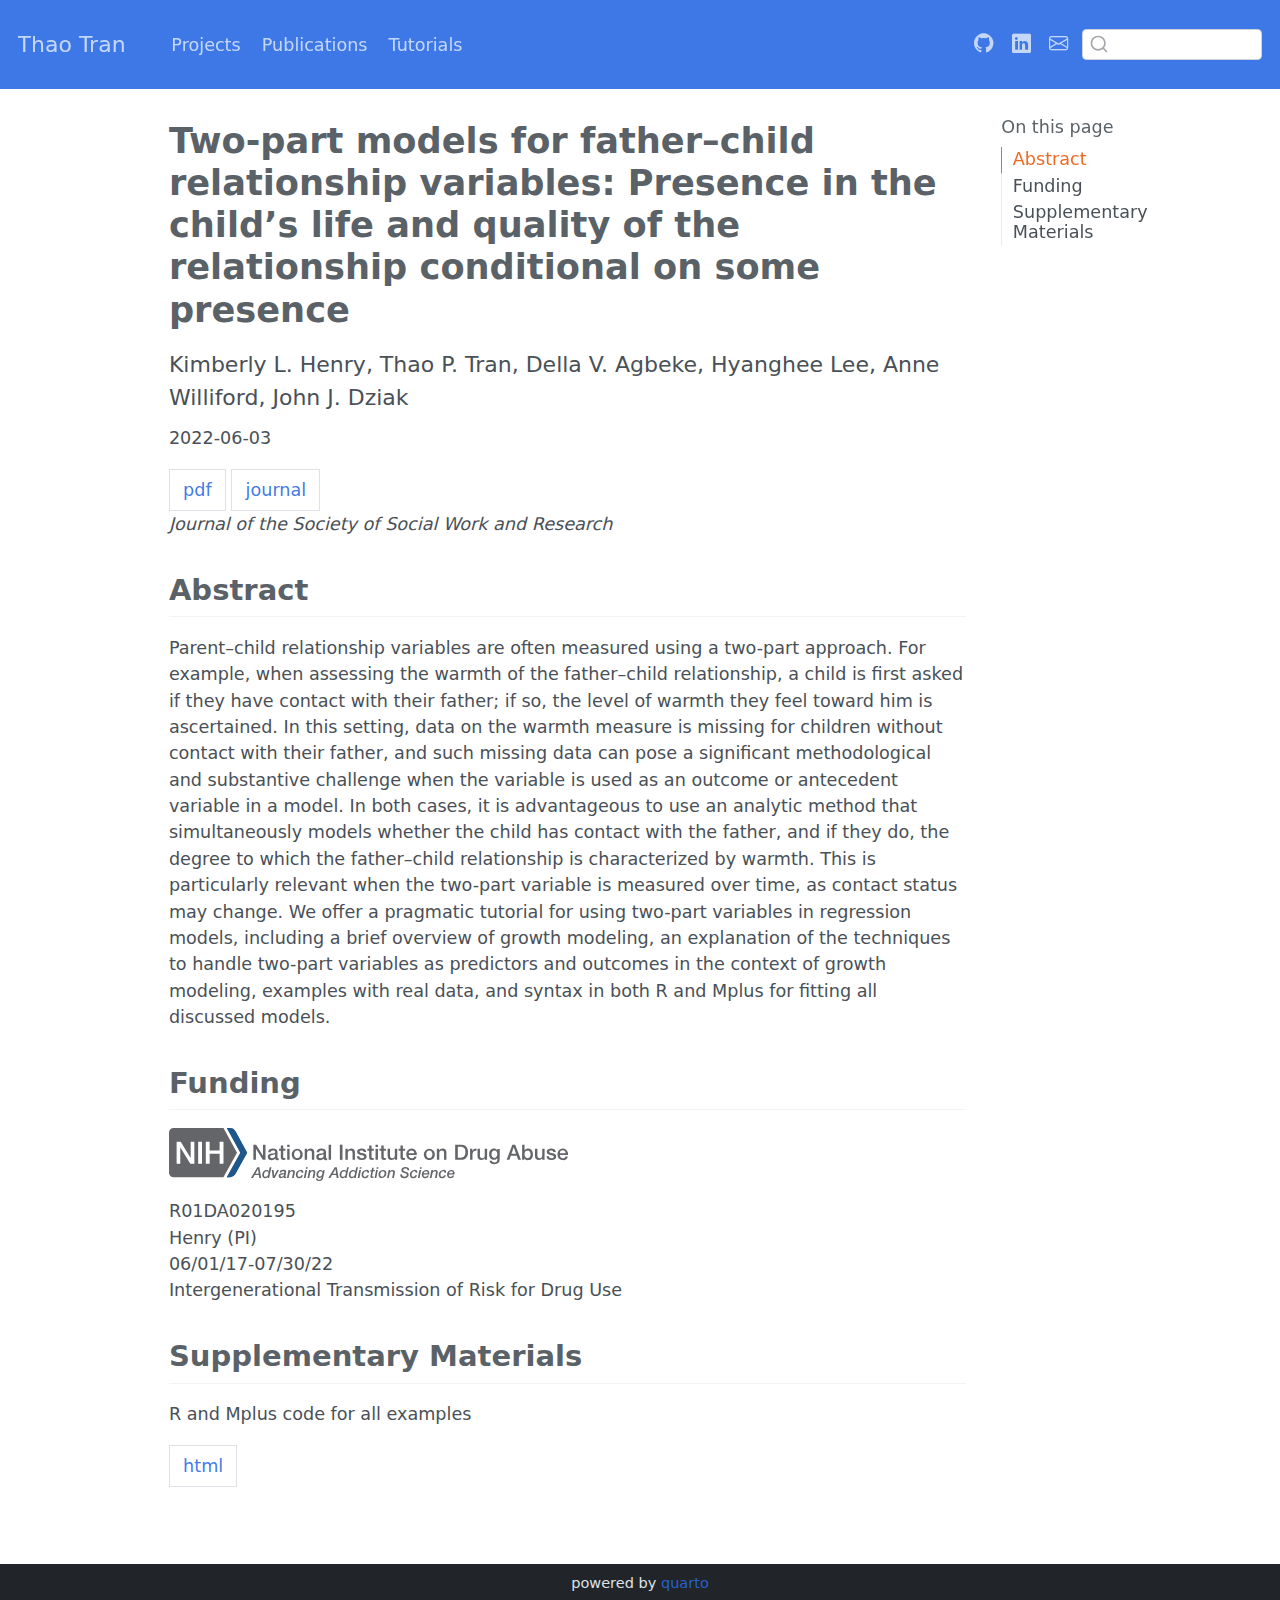
<file: docs/publications/jsswr2022/index.html>
<!DOCTYPE html>
<html xmlns="http://www.w3.org/1999/xhtml" lang="en" xml:lang="en"><head>

<meta charset="utf-8">
<meta name="generator" content="quarto-1.3.450">

<meta name="viewport" content="width=device-width, initial-scale=1.0, user-scalable=yes">

<meta name="dcterms.date" content="2022-06-03">

<title>Thao Tran - Two-part models for father–child relationship variables: Presence in the child’s life and quality of the relationship conditional on some presence</title>
<style>
code{white-space: pre-wrap;}
span.smallcaps{font-variant: small-caps;}
div.columns{display: flex; gap: min(4vw, 1.5em);}
div.column{flex: auto; overflow-x: auto;}
div.hanging-indent{margin-left: 1.5em; text-indent: -1.5em;}
ul.task-list{list-style: none;}
ul.task-list li input[type="checkbox"] {
  width: 0.8em;
  margin: 0 0.8em 0.2em -1em; /* quarto-specific, see https://github.com/quarto-dev/quarto-cli/issues/4556 */ 
  vertical-align: middle;
}
</style>


<script src="../../site_libs/quarto-nav/quarto-nav.js"></script>
<script src="../../site_libs/clipboard/clipboard.min.js"></script>
<script src="../../site_libs/quarto-search/autocomplete.umd.js"></script>
<script src="../../site_libs/quarto-search/fuse.min.js"></script>
<script src="../../site_libs/quarto-search/quarto-search.js"></script>
<meta name="quarto:offset" content="../../">
<script src="../../site_libs/quarto-html/quarto.js"></script>
<script src="../../site_libs/quarto-html/popper.min.js"></script>
<script src="../../site_libs/quarto-html/tippy.umd.min.js"></script>
<script src="../../site_libs/quarto-html/anchor.min.js"></script>
<link href="../../site_libs/quarto-html/tippy.css" rel="stylesheet">
<link href="../../site_libs/quarto-html/quarto-syntax-highlighting.css" rel="stylesheet" id="quarto-text-highlighting-styles">
<script src="../../site_libs/bootstrap/bootstrap.min.js"></script>
<link href="../../site_libs/bootstrap/bootstrap-icons.css" rel="stylesheet">
<link href="../../site_libs/bootstrap/bootstrap.min.css" rel="stylesheet" id="quarto-bootstrap" data-mode="light">
<script id="quarto-search-options" type="application/json">{
  "location": "navbar",
  "copy-button": false,
  "collapse-after": 3,
  "panel-placement": "end",
  "type": "textbox",
  "limit": 20,
  "language": {
    "search-no-results-text": "No results",
    "search-matching-documents-text": "matching documents",
    "search-copy-link-title": "Copy link to search",
    "search-hide-matches-text": "Hide additional matches",
    "search-more-match-text": "more match in this document",
    "search-more-matches-text": "more matches in this document",
    "search-clear-button-title": "Clear",
    "search-detached-cancel-button-title": "Cancel",
    "search-submit-button-title": "Submit",
    "search-label": "Search"
  }
}</script>


</head>

<body class="nav-fixed">

<div id="quarto-search-results"></div>
  <header id="quarto-header" class="headroom fixed-top">
    <nav class="navbar navbar-expand-lg navbar-dark ">
      <div class="navbar-container container-fluid">
      <div class="navbar-brand-container">
    <a class="navbar-brand" href="../../index.html">
    <span class="navbar-title">Thao Tran</span>
    </a>
  </div>
            <div id="quarto-search" class="" title="Search"></div>
          <button class="navbar-toggler" type="button" data-bs-toggle="collapse" data-bs-target="#navbarCollapse" aria-controls="navbarCollapse" aria-expanded="false" aria-label="Toggle navigation" onclick="if (window.quartoToggleHeadroom) { window.quartoToggleHeadroom(); }">
  <span class="navbar-toggler-icon"></span>
</button>
          <div class="collapse navbar-collapse" id="navbarCollapse">
            <ul class="navbar-nav navbar-nav-scroll me-auto">
  <li class="nav-item">
    <a class="nav-link" href="../../projects/index.html" rel="" target="">
 <span class="menu-text">Projects</span></a>
  </li>  
  <li class="nav-item">
    <a class="nav-link" href="../../publications/index.html" rel="" target="">
 <span class="menu-text">Publications</span></a>
  </li>  
  <li class="nav-item">
    <a class="nav-link" href="../../tutorials/index.html" rel="" target="">
 <span class="menu-text">Tutorials</span></a>
  </li>  
</ul>
            <ul class="navbar-nav navbar-nav-scroll ms-auto">
  <li class="nav-item compact">
    <a class="nav-link" href="https://github.com/ttrann202" rel="" target=""><i class="bi bi-github" role="img">
</i> 
 <span class="menu-text"></span></a>
  </li>  
  <li class="nav-item compact">
    <a class="nav-link" href="https://www.linkedin.com/in/thaotrann/" rel="" target=""><i class="bi bi-linkedin" role="img">
</i> 
 <span class="menu-text"></span></a>
  </li>  
  <li class="nav-item compact">
    <a class="nav-link" href="mailto:thao.tranphuong202@gmail.com" rel="" target=""><i class="bi bi-envelope" role="img" aria-label="email">
</i> 
 <span class="menu-text"></span></a>
  </li>  
</ul>
            <div class="quarto-navbar-tools">
</div>
          </div> <!-- /navcollapse -->
      </div> <!-- /container-fluid -->
    </nav>
</header>
<!-- content -->
<div id="quarto-content" class="quarto-container page-columns page-rows-contents page-layout-article page-navbar">
<!-- sidebar -->
<!-- margin-sidebar -->
    <div id="quarto-margin-sidebar" class="sidebar margin-sidebar">
        <nav id="TOC" role="doc-toc" class="toc-active">
    <h2 id="toc-title">On this page</h2>
   
  <ul>
  <li><a href="#abstract" id="toc-abstract" class="nav-link active" data-scroll-target="#abstract">Abstract</a></li>
  <li><a href="#funding" id="toc-funding" class="nav-link" data-scroll-target="#funding">Funding</a></li>
  <li><a href="#supplementary-materials" id="toc-supplementary-materials" class="nav-link" data-scroll-target="#supplementary-materials">Supplementary Materials</a></li>
  </ul>
</nav>
    </div>
<!-- main -->
<main class="content" id="quarto-document-content">

<header id="title-block-header">
<h1 class="title display-7">Two-part models for father–child relationship variables: Presence in the child’s life and quality of the relationship conditional on some presence</h1>
<p class="subtitle lead">Kimberly L. Henry, Thao P. Tran, Della V. Agbeke, Hyanghee Lee, Anne Williford, John J. Dziak</p>

<p class="date">2022-06-03</p>
</header>

<button type="button" class="btn btn-outline-success">
<a href="../../publications/jsswr2022/two-part-model.pdf">pdf</a>
</button>
<button type="button" class="btn btn-outline-success">
<a href="https://www.journals.uchicago.edu/doi/10.1086/714016">journal</a>
</button>
<p><em>Journal of the Society of Social Work and Research</em></p>
<section id="abstract" class="level2">
<h2 class="anchored" data-anchor-id="abstract">Abstract</h2>
<p>Parent–child relationship variables are often measured using a two-part approach. For example, when assessing the warmth of the father–child relationship, a child is first asked if they have contact with their father; if so, the level of warmth they feel toward him is ascertained. In this setting, data on the warmth measure is missing for children without contact with their father, and such missing data can pose a significant methodological and substantive challenge when the variable is used as an outcome or antecedent variable in a model. In both cases, it is advantageous to use an analytic method that simultaneously models whether the child has contact with the father, and if they do, the degree to which the father–child relationship is characterized by warmth. This is particularly relevant when the two-part variable is measured over time, as contact status may change. We offer a pragmatic tutorial for using two-part variables in regression models, including a brief overview of growth modeling, an explanation of the techniques to handle two-part variables as predictors and outcomes in the context of growth modeling, examples with real data, and syntax in both R and Mplus for fitting all discussed models.</p>
</section>
<section id="funding" class="level2">
<h2 class="anchored" data-anchor-id="funding">Funding</h2>
<p><img src="nida-logo.svg" alt="drawing" width="50%"></p>
<p>R01DA020195<br>
Henry (PI)<br>
06/01/17-07/30/22<br>
Intergenerational Transmission of Risk for Drug Use</p>
</section>
<section id="supplementary-materials" class="level2">
<h2 class="anchored" data-anchor-id="supplementary-materials">Supplementary Materials</h2>
<p>R and Mplus code for all examples</p>
<button type="button" class="btn btn-outline-success">
<a href="../../publications/jsswr2022/R_Mplus_Code_Appendix.htm">html</a>
</button>


</section>

</main> <!-- /main -->
<script id="quarto-html-after-body" type="application/javascript">
window.document.addEventListener("DOMContentLoaded", function (event) {
  const toggleBodyColorMode = (bsSheetEl) => {
    const mode = bsSheetEl.getAttribute("data-mode");
    const bodyEl = window.document.querySelector("body");
    if (mode === "dark") {
      bodyEl.classList.add("quarto-dark");
      bodyEl.classList.remove("quarto-light");
    } else {
      bodyEl.classList.add("quarto-light");
      bodyEl.classList.remove("quarto-dark");
    }
  }
  const toggleBodyColorPrimary = () => {
    const bsSheetEl = window.document.querySelector("link#quarto-bootstrap");
    if (bsSheetEl) {
      toggleBodyColorMode(bsSheetEl);
    }
  }
  toggleBodyColorPrimary();  
  const icon = "";
  const anchorJS = new window.AnchorJS();
  anchorJS.options = {
    placement: 'right',
    icon: icon
  };
  anchorJS.add('.anchored');
  const isCodeAnnotation = (el) => {
    for (const clz of el.classList) {
      if (clz.startsWith('code-annotation-')) {                     
        return true;
      }
    }
    return false;
  }
  const clipboard = new window.ClipboardJS('.code-copy-button', {
    text: function(trigger) {
      const codeEl = trigger.previousElementSibling.cloneNode(true);
      for (const childEl of codeEl.children) {
        if (isCodeAnnotation(childEl)) {
          childEl.remove();
        }
      }
      return codeEl.innerText;
    }
  });
  clipboard.on('success', function(e) {
    // button target
    const button = e.trigger;
    // don't keep focus
    button.blur();
    // flash "checked"
    button.classList.add('code-copy-button-checked');
    var currentTitle = button.getAttribute("title");
    button.setAttribute("title", "Copied!");
    let tooltip;
    if (window.bootstrap) {
      button.setAttribute("data-bs-toggle", "tooltip");
      button.setAttribute("data-bs-placement", "left");
      button.setAttribute("data-bs-title", "Copied!");
      tooltip = new bootstrap.Tooltip(button, 
        { trigger: "manual", 
          customClass: "code-copy-button-tooltip",
          offset: [0, -8]});
      tooltip.show();    
    }
    setTimeout(function() {
      if (tooltip) {
        tooltip.hide();
        button.removeAttribute("data-bs-title");
        button.removeAttribute("data-bs-toggle");
        button.removeAttribute("data-bs-placement");
      }
      button.setAttribute("title", currentTitle);
      button.classList.remove('code-copy-button-checked');
    }, 1000);
    // clear code selection
    e.clearSelection();
  });
  function tippyHover(el, contentFn) {
    const config = {
      allowHTML: true,
      content: contentFn,
      maxWidth: 500,
      delay: 100,
      arrow: false,
      appendTo: function(el) {
          return el.parentElement;
      },
      interactive: true,
      interactiveBorder: 10,
      theme: 'quarto',
      placement: 'bottom-start'
    };
    window.tippy(el, config); 
  }
  const noterefs = window.document.querySelectorAll('a[role="doc-noteref"]');
  for (var i=0; i<noterefs.length; i++) {
    const ref = noterefs[i];
    tippyHover(ref, function() {
      // use id or data attribute instead here
      let href = ref.getAttribute('data-footnote-href') || ref.getAttribute('href');
      try { href = new URL(href).hash; } catch {}
      const id = href.replace(/^#\/?/, "");
      const note = window.document.getElementById(id);
      return note.innerHTML;
    });
  }
      let selectedAnnoteEl;
      const selectorForAnnotation = ( cell, annotation) => {
        let cellAttr = 'data-code-cell="' + cell + '"';
        let lineAttr = 'data-code-annotation="' +  annotation + '"';
        const selector = 'span[' + cellAttr + '][' + lineAttr + ']';
        return selector;
      }
      const selectCodeLines = (annoteEl) => {
        const doc = window.document;
        const targetCell = annoteEl.getAttribute("data-target-cell");
        const targetAnnotation = annoteEl.getAttribute("data-target-annotation");
        const annoteSpan = window.document.querySelector(selectorForAnnotation(targetCell, targetAnnotation));
        const lines = annoteSpan.getAttribute("data-code-lines").split(",");
        const lineIds = lines.map((line) => {
          return targetCell + "-" + line;
        })
        let top = null;
        let height = null;
        let parent = null;
        if (lineIds.length > 0) {
            //compute the position of the single el (top and bottom and make a div)
            const el = window.document.getElementById(lineIds[0]);
            top = el.offsetTop;
            height = el.offsetHeight;
            parent = el.parentElement.parentElement;
          if (lineIds.length > 1) {
            const lastEl = window.document.getElementById(lineIds[lineIds.length - 1]);
            const bottom = lastEl.offsetTop + lastEl.offsetHeight;
            height = bottom - top;
          }
          if (top !== null && height !== null && parent !== null) {
            // cook up a div (if necessary) and position it 
            let div = window.document.getElementById("code-annotation-line-highlight");
            if (div === null) {
              div = window.document.createElement("div");
              div.setAttribute("id", "code-annotation-line-highlight");
              div.style.position = 'absolute';
              parent.appendChild(div);
            }
            div.style.top = top - 2 + "px";
            div.style.height = height + 4 + "px";
            let gutterDiv = window.document.getElementById("code-annotation-line-highlight-gutter");
            if (gutterDiv === null) {
              gutterDiv = window.document.createElement("div");
              gutterDiv.setAttribute("id", "code-annotation-line-highlight-gutter");
              gutterDiv.style.position = 'absolute';
              const codeCell = window.document.getElementById(targetCell);
              const gutter = codeCell.querySelector('.code-annotation-gutter');
              gutter.appendChild(gutterDiv);
            }
            gutterDiv.style.top = top - 2 + "px";
            gutterDiv.style.height = height + 4 + "px";
          }
          selectedAnnoteEl = annoteEl;
        }
      };
      const unselectCodeLines = () => {
        const elementsIds = ["code-annotation-line-highlight", "code-annotation-line-highlight-gutter"];
        elementsIds.forEach((elId) => {
          const div = window.document.getElementById(elId);
          if (div) {
            div.remove();
          }
        });
        selectedAnnoteEl = undefined;
      };
      // Attach click handler to the DT
      const annoteDls = window.document.querySelectorAll('dt[data-target-cell]');
      for (const annoteDlNode of annoteDls) {
        annoteDlNode.addEventListener('click', (event) => {
          const clickedEl = event.target;
          if (clickedEl !== selectedAnnoteEl) {
            unselectCodeLines();
            const activeEl = window.document.querySelector('dt[data-target-cell].code-annotation-active');
            if (activeEl) {
              activeEl.classList.remove('code-annotation-active');
            }
            selectCodeLines(clickedEl);
            clickedEl.classList.add('code-annotation-active');
          } else {
            // Unselect the line
            unselectCodeLines();
            clickedEl.classList.remove('code-annotation-active');
          }
        });
      }
  const findCites = (el) => {
    const parentEl = el.parentElement;
    if (parentEl) {
      const cites = parentEl.dataset.cites;
      if (cites) {
        return {
          el,
          cites: cites.split(' ')
        };
      } else {
        return findCites(el.parentElement)
      }
    } else {
      return undefined;
    }
  };
  var bibliorefs = window.document.querySelectorAll('a[role="doc-biblioref"]');
  for (var i=0; i<bibliorefs.length; i++) {
    const ref = bibliorefs[i];
    const citeInfo = findCites(ref);
    if (citeInfo) {
      tippyHover(citeInfo.el, function() {
        var popup = window.document.createElement('div');
        citeInfo.cites.forEach(function(cite) {
          var citeDiv = window.document.createElement('div');
          citeDiv.classList.add('hanging-indent');
          citeDiv.classList.add('csl-entry');
          var biblioDiv = window.document.getElementById('ref-' + cite);
          if (biblioDiv) {
            citeDiv.innerHTML = biblioDiv.innerHTML;
          }
          popup.appendChild(citeDiv);
        });
        return popup.innerHTML;
      });
    }
  }
});
</script>
</div> <!-- /content -->
<footer class="footer">
  <div class="nav-footer">
    <div class="nav-footer-left">
      &nbsp;
    </div>   
    <div class="nav-footer-center">powered by <a href="https://quarto.org">quarto</a></div>
    <div class="nav-footer-right">
      &nbsp;
    </div>
  </div>
</footer>



</body></html>
</file>
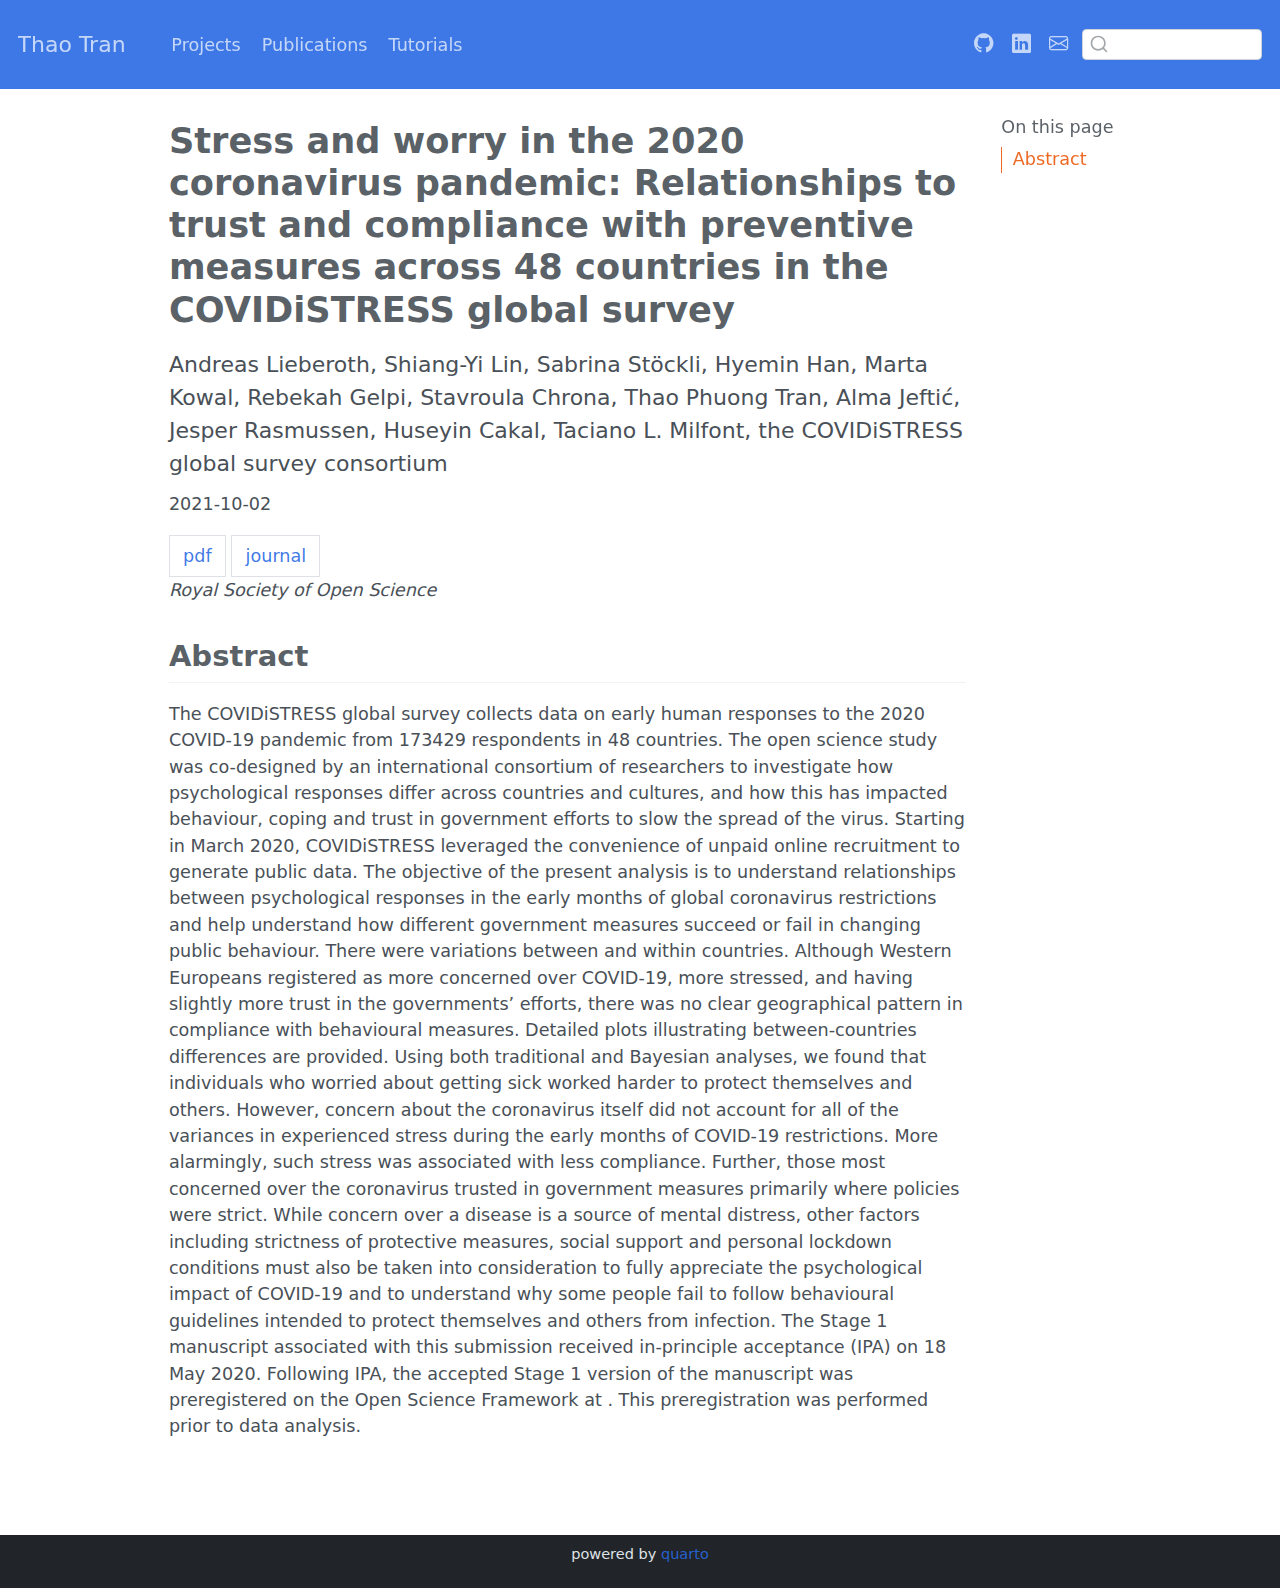
<file: docs/publications/rsos2021/index.html>
<!DOCTYPE html>
<html xmlns="http://www.w3.org/1999/xhtml" lang="en" xml:lang="en"><head>

<meta charset="utf-8">
<meta name="generator" content="quarto-1.3.450">

<meta name="viewport" content="width=device-width, initial-scale=1.0, user-scalable=yes">

<meta name="dcterms.date" content="2021-10-02">

<title>Thao Tran - Stress and worry in the 2020 coronavirus pandemic: Relationships to trust and compliance with preventive measures across 48 countries in the COVIDiSTRESS global survey</title>
<style>
code{white-space: pre-wrap;}
span.smallcaps{font-variant: small-caps;}
div.columns{display: flex; gap: min(4vw, 1.5em);}
div.column{flex: auto; overflow-x: auto;}
div.hanging-indent{margin-left: 1.5em; text-indent: -1.5em;}
ul.task-list{list-style: none;}
ul.task-list li input[type="checkbox"] {
  width: 0.8em;
  margin: 0 0.8em 0.2em -1em; /* quarto-specific, see https://github.com/quarto-dev/quarto-cli/issues/4556 */ 
  vertical-align: middle;
}
</style>


<script src="../../site_libs/quarto-nav/quarto-nav.js"></script>
<script src="../../site_libs/clipboard/clipboard.min.js"></script>
<script src="../../site_libs/quarto-search/autocomplete.umd.js"></script>
<script src="../../site_libs/quarto-search/fuse.min.js"></script>
<script src="../../site_libs/quarto-search/quarto-search.js"></script>
<meta name="quarto:offset" content="../../">
<script src="../../site_libs/quarto-html/quarto.js"></script>
<script src="../../site_libs/quarto-html/popper.min.js"></script>
<script src="../../site_libs/quarto-html/tippy.umd.min.js"></script>
<script src="../../site_libs/quarto-html/anchor.min.js"></script>
<link href="../../site_libs/quarto-html/tippy.css" rel="stylesheet">
<link href="../../site_libs/quarto-html/quarto-syntax-highlighting.css" rel="stylesheet" id="quarto-text-highlighting-styles">
<script src="../../site_libs/bootstrap/bootstrap.min.js"></script>
<link href="../../site_libs/bootstrap/bootstrap-icons.css" rel="stylesheet">
<link href="../../site_libs/bootstrap/bootstrap.min.css" rel="stylesheet" id="quarto-bootstrap" data-mode="light">
<script id="quarto-search-options" type="application/json">{
  "location": "navbar",
  "copy-button": false,
  "collapse-after": 3,
  "panel-placement": "end",
  "type": "textbox",
  "limit": 20,
  "language": {
    "search-no-results-text": "No results",
    "search-matching-documents-text": "matching documents",
    "search-copy-link-title": "Copy link to search",
    "search-hide-matches-text": "Hide additional matches",
    "search-more-match-text": "more match in this document",
    "search-more-matches-text": "more matches in this document",
    "search-clear-button-title": "Clear",
    "search-detached-cancel-button-title": "Cancel",
    "search-submit-button-title": "Submit",
    "search-label": "Search"
  }
}</script>


</head>

<body class="nav-fixed">

<div id="quarto-search-results"></div>
  <header id="quarto-header" class="headroom fixed-top">
    <nav class="navbar navbar-expand-lg navbar-dark ">
      <div class="navbar-container container-fluid">
      <div class="navbar-brand-container">
    <a class="navbar-brand" href="../../index.html">
    <span class="navbar-title">Thao Tran</span>
    </a>
  </div>
            <div id="quarto-search" class="" title="Search"></div>
          <button class="navbar-toggler" type="button" data-bs-toggle="collapse" data-bs-target="#navbarCollapse" aria-controls="navbarCollapse" aria-expanded="false" aria-label="Toggle navigation" onclick="if (window.quartoToggleHeadroom) { window.quartoToggleHeadroom(); }">
  <span class="navbar-toggler-icon"></span>
</button>
          <div class="collapse navbar-collapse" id="navbarCollapse">
            <ul class="navbar-nav navbar-nav-scroll me-auto">
  <li class="nav-item">
    <a class="nav-link" href="../../projects/index.html" rel="" target="">
 <span class="menu-text">Projects</span></a>
  </li>  
  <li class="nav-item">
    <a class="nav-link" href="../../publications/index.html" rel="" target="">
 <span class="menu-text">Publications</span></a>
  </li>  
  <li class="nav-item">
    <a class="nav-link" href="../../tutorials/index.html" rel="" target="">
 <span class="menu-text">Tutorials</span></a>
  </li>  
</ul>
            <ul class="navbar-nav navbar-nav-scroll ms-auto">
  <li class="nav-item compact">
    <a class="nav-link" href="https://github.com/ttrann202" rel="" target=""><i class="bi bi-github" role="img">
</i> 
 <span class="menu-text"></span></a>
  </li>  
  <li class="nav-item compact">
    <a class="nav-link" href="https://www.linkedin.com/in/thaotrann/" rel="" target=""><i class="bi bi-linkedin" role="img">
</i> 
 <span class="menu-text"></span></a>
  </li>  
  <li class="nav-item compact">
    <a class="nav-link" href="mailto:thao.tranphuong202@gmail.com" rel="" target=""><i class="bi bi-envelope" role="img" aria-label="email">
</i> 
 <span class="menu-text"></span></a>
  </li>  
</ul>
            <div class="quarto-navbar-tools">
</div>
          </div> <!-- /navcollapse -->
      </div> <!-- /container-fluid -->
    </nav>
</header>
<!-- content -->
<div id="quarto-content" class="quarto-container page-columns page-rows-contents page-layout-article page-navbar">
<!-- sidebar -->
<!-- margin-sidebar -->
    <div id="quarto-margin-sidebar" class="sidebar margin-sidebar">
        <nav id="TOC" role="doc-toc" class="toc-active">
    <h2 id="toc-title">On this page</h2>
   
  <ul>
  <li><a href="#abstract" id="toc-abstract" class="nav-link active" data-scroll-target="#abstract">Abstract</a></li>
  </ul>
</nav>
    </div>
<!-- main -->
<main class="content" id="quarto-document-content">

<header id="title-block-header">
<h1 class="title display-7">Stress and worry in the 2020 coronavirus pandemic: Relationships to trust and compliance with preventive measures across 48 countries in the COVIDiSTRESS global survey</h1>
<p class="subtitle lead">Andreas Lieberoth, Shiang-Yi Lin, Sabrina Stöckli, Hyemin Han, Marta Kowal, Rebekah Gelpi, Stavroula Chrona, Thao Phuong Tran, Alma Jeftić, Jesper Rasmussen, Huseyin Cakal, Taciano L. Milfont, the COVIDiSTRESS global survey consortium</p>

<p class="date">2021-10-02</p>
</header>

<button type="button" class="btn btn-outline-success">
<a href="../../publications/rsos2021/rsos.200589.pdf">pdf</a>
</button>
<button type="button" class="btn btn-outline-success">
<a href="https://doi.org/10.1098/rsos.200589">journal</a>
</button>
<p><em>Royal Society of Open Science</em></p>
<section id="abstract" class="level2">
<h2 class="anchored" data-anchor-id="abstract">Abstract</h2>
<p>The COVIDiSTRESS global survey collects data on early human responses to the 2020 COVID-19 pandemic from 173429 respondents in 48 countries. The open science study was co-designed by an international consortium of researchers to investigate how psychological responses differ across countries and cultures, and how this has impacted behaviour, coping and trust in government efforts to slow the spread of the virus. Starting in March 2020, COVIDiSTRESS leveraged the convenience of unpaid online recruitment to generate public data. The objective of the present analysis is to understand relationships between psychological responses in the early months of global coronavirus restrictions and help understand how different government measures succeed or fail in changing public behaviour. There were variations between and within countries. Although Western Europeans registered as more concerned over COVID-19, more stressed, and having slightly more trust in the governments’ efforts, there was no clear geographical pattern in compliance with behavioural measures. Detailed plots illustrating between-countries differences are provided. Using both traditional and Bayesian analyses, we found that individuals who worried about getting sick worked harder to protect themselves and others. However, concern about the coronavirus itself did not account for all of the variances in experienced stress during the early months of COVID-19 restrictions. More alarmingly, such stress was associated with less compliance. Further, those most concerned over the coronavirus trusted in government measures primarily where policies were strict. While concern over a disease is a source of mental distress, other factors including strictness of protective measures, social support and personal lockdown conditions must also be taken into consideration to fully appreciate the psychological impact of COVID-19 and to understand why some people fail to follow behavioural guidelines intended to protect themselves and others from infection. The Stage 1 manuscript associated with this submission received in-principle acceptance (IPA) on 18 May 2020. Following IPA, the accepted Stage 1 version of the manuscript was preregistered on the Open Science Framework at <a href="https://osf.io/ytbcs"></a>. This preregistration was performed prior to data analysis.</p>


</section>

</main> <!-- /main -->
<script id="quarto-html-after-body" type="application/javascript">
window.document.addEventListener("DOMContentLoaded", function (event) {
  const toggleBodyColorMode = (bsSheetEl) => {
    const mode = bsSheetEl.getAttribute("data-mode");
    const bodyEl = window.document.querySelector("body");
    if (mode === "dark") {
      bodyEl.classList.add("quarto-dark");
      bodyEl.classList.remove("quarto-light");
    } else {
      bodyEl.classList.add("quarto-light");
      bodyEl.classList.remove("quarto-dark");
    }
  }
  const toggleBodyColorPrimary = () => {
    const bsSheetEl = window.document.querySelector("link#quarto-bootstrap");
    if (bsSheetEl) {
      toggleBodyColorMode(bsSheetEl);
    }
  }
  toggleBodyColorPrimary();  
  const icon = "";
  const anchorJS = new window.AnchorJS();
  anchorJS.options = {
    placement: 'right',
    icon: icon
  };
  anchorJS.add('.anchored');
  const isCodeAnnotation = (el) => {
    for (const clz of el.classList) {
      if (clz.startsWith('code-annotation-')) {                     
        return true;
      }
    }
    return false;
  }
  const clipboard = new window.ClipboardJS('.code-copy-button', {
    text: function(trigger) {
      const codeEl = trigger.previousElementSibling.cloneNode(true);
      for (const childEl of codeEl.children) {
        if (isCodeAnnotation(childEl)) {
          childEl.remove();
        }
      }
      return codeEl.innerText;
    }
  });
  clipboard.on('success', function(e) {
    // button target
    const button = e.trigger;
    // don't keep focus
    button.blur();
    // flash "checked"
    button.classList.add('code-copy-button-checked');
    var currentTitle = button.getAttribute("title");
    button.setAttribute("title", "Copied!");
    let tooltip;
    if (window.bootstrap) {
      button.setAttribute("data-bs-toggle", "tooltip");
      button.setAttribute("data-bs-placement", "left");
      button.setAttribute("data-bs-title", "Copied!");
      tooltip = new bootstrap.Tooltip(button, 
        { trigger: "manual", 
          customClass: "code-copy-button-tooltip",
          offset: [0, -8]});
      tooltip.show();    
    }
    setTimeout(function() {
      if (tooltip) {
        tooltip.hide();
        button.removeAttribute("data-bs-title");
        button.removeAttribute("data-bs-toggle");
        button.removeAttribute("data-bs-placement");
      }
      button.setAttribute("title", currentTitle);
      button.classList.remove('code-copy-button-checked');
    }, 1000);
    // clear code selection
    e.clearSelection();
  });
  function tippyHover(el, contentFn) {
    const config = {
      allowHTML: true,
      content: contentFn,
      maxWidth: 500,
      delay: 100,
      arrow: false,
      appendTo: function(el) {
          return el.parentElement;
      },
      interactive: true,
      interactiveBorder: 10,
      theme: 'quarto',
      placement: 'bottom-start'
    };
    window.tippy(el, config); 
  }
  const noterefs = window.document.querySelectorAll('a[role="doc-noteref"]');
  for (var i=0; i<noterefs.length; i++) {
    const ref = noterefs[i];
    tippyHover(ref, function() {
      // use id or data attribute instead here
      let href = ref.getAttribute('data-footnote-href') || ref.getAttribute('href');
      try { href = new URL(href).hash; } catch {}
      const id = href.replace(/^#\/?/, "");
      const note = window.document.getElementById(id);
      return note.innerHTML;
    });
  }
      let selectedAnnoteEl;
      const selectorForAnnotation = ( cell, annotation) => {
        let cellAttr = 'data-code-cell="' + cell + '"';
        let lineAttr = 'data-code-annotation="' +  annotation + '"';
        const selector = 'span[' + cellAttr + '][' + lineAttr + ']';
        return selector;
      }
      const selectCodeLines = (annoteEl) => {
        const doc = window.document;
        const targetCell = annoteEl.getAttribute("data-target-cell");
        const targetAnnotation = annoteEl.getAttribute("data-target-annotation");
        const annoteSpan = window.document.querySelector(selectorForAnnotation(targetCell, targetAnnotation));
        const lines = annoteSpan.getAttribute("data-code-lines").split(",");
        const lineIds = lines.map((line) => {
          return targetCell + "-" + line;
        })
        let top = null;
        let height = null;
        let parent = null;
        if (lineIds.length > 0) {
            //compute the position of the single el (top and bottom and make a div)
            const el = window.document.getElementById(lineIds[0]);
            top = el.offsetTop;
            height = el.offsetHeight;
            parent = el.parentElement.parentElement;
          if (lineIds.length > 1) {
            const lastEl = window.document.getElementById(lineIds[lineIds.length - 1]);
            const bottom = lastEl.offsetTop + lastEl.offsetHeight;
            height = bottom - top;
          }
          if (top !== null && height !== null && parent !== null) {
            // cook up a div (if necessary) and position it 
            let div = window.document.getElementById("code-annotation-line-highlight");
            if (div === null) {
              div = window.document.createElement("div");
              div.setAttribute("id", "code-annotation-line-highlight");
              div.style.position = 'absolute';
              parent.appendChild(div);
            }
            div.style.top = top - 2 + "px";
            div.style.height = height + 4 + "px";
            let gutterDiv = window.document.getElementById("code-annotation-line-highlight-gutter");
            if (gutterDiv === null) {
              gutterDiv = window.document.createElement("div");
              gutterDiv.setAttribute("id", "code-annotation-line-highlight-gutter");
              gutterDiv.style.position = 'absolute';
              const codeCell = window.document.getElementById(targetCell);
              const gutter = codeCell.querySelector('.code-annotation-gutter');
              gutter.appendChild(gutterDiv);
            }
            gutterDiv.style.top = top - 2 + "px";
            gutterDiv.style.height = height + 4 + "px";
          }
          selectedAnnoteEl = annoteEl;
        }
      };
      const unselectCodeLines = () => {
        const elementsIds = ["code-annotation-line-highlight", "code-annotation-line-highlight-gutter"];
        elementsIds.forEach((elId) => {
          const div = window.document.getElementById(elId);
          if (div) {
            div.remove();
          }
        });
        selectedAnnoteEl = undefined;
      };
      // Attach click handler to the DT
      const annoteDls = window.document.querySelectorAll('dt[data-target-cell]');
      for (const annoteDlNode of annoteDls) {
        annoteDlNode.addEventListener('click', (event) => {
          const clickedEl = event.target;
          if (clickedEl !== selectedAnnoteEl) {
            unselectCodeLines();
            const activeEl = window.document.querySelector('dt[data-target-cell].code-annotation-active');
            if (activeEl) {
              activeEl.classList.remove('code-annotation-active');
            }
            selectCodeLines(clickedEl);
            clickedEl.classList.add('code-annotation-active');
          } else {
            // Unselect the line
            unselectCodeLines();
            clickedEl.classList.remove('code-annotation-active');
          }
        });
      }
  const findCites = (el) => {
    const parentEl = el.parentElement;
    if (parentEl) {
      const cites = parentEl.dataset.cites;
      if (cites) {
        return {
          el,
          cites: cites.split(' ')
        };
      } else {
        return findCites(el.parentElement)
      }
    } else {
      return undefined;
    }
  };
  var bibliorefs = window.document.querySelectorAll('a[role="doc-biblioref"]');
  for (var i=0; i<bibliorefs.length; i++) {
    const ref = bibliorefs[i];
    const citeInfo = findCites(ref);
    if (citeInfo) {
      tippyHover(citeInfo.el, function() {
        var popup = window.document.createElement('div');
        citeInfo.cites.forEach(function(cite) {
          var citeDiv = window.document.createElement('div');
          citeDiv.classList.add('hanging-indent');
          citeDiv.classList.add('csl-entry');
          var biblioDiv = window.document.getElementById('ref-' + cite);
          if (biblioDiv) {
            citeDiv.innerHTML = biblioDiv.innerHTML;
          }
          popup.appendChild(citeDiv);
        });
        return popup.innerHTML;
      });
    }
  }
});
</script>
</div> <!-- /content -->
<footer class="footer">
  <div class="nav-footer">
    <div class="nav-footer-left">
      &nbsp;
    </div>   
    <div class="nav-footer-center">powered by <a href="https://quarto.org">quarto</a></div>
    <div class="nav-footer-right">
      &nbsp;
    </div>
  </div>
</footer>



</body></html>
</file>
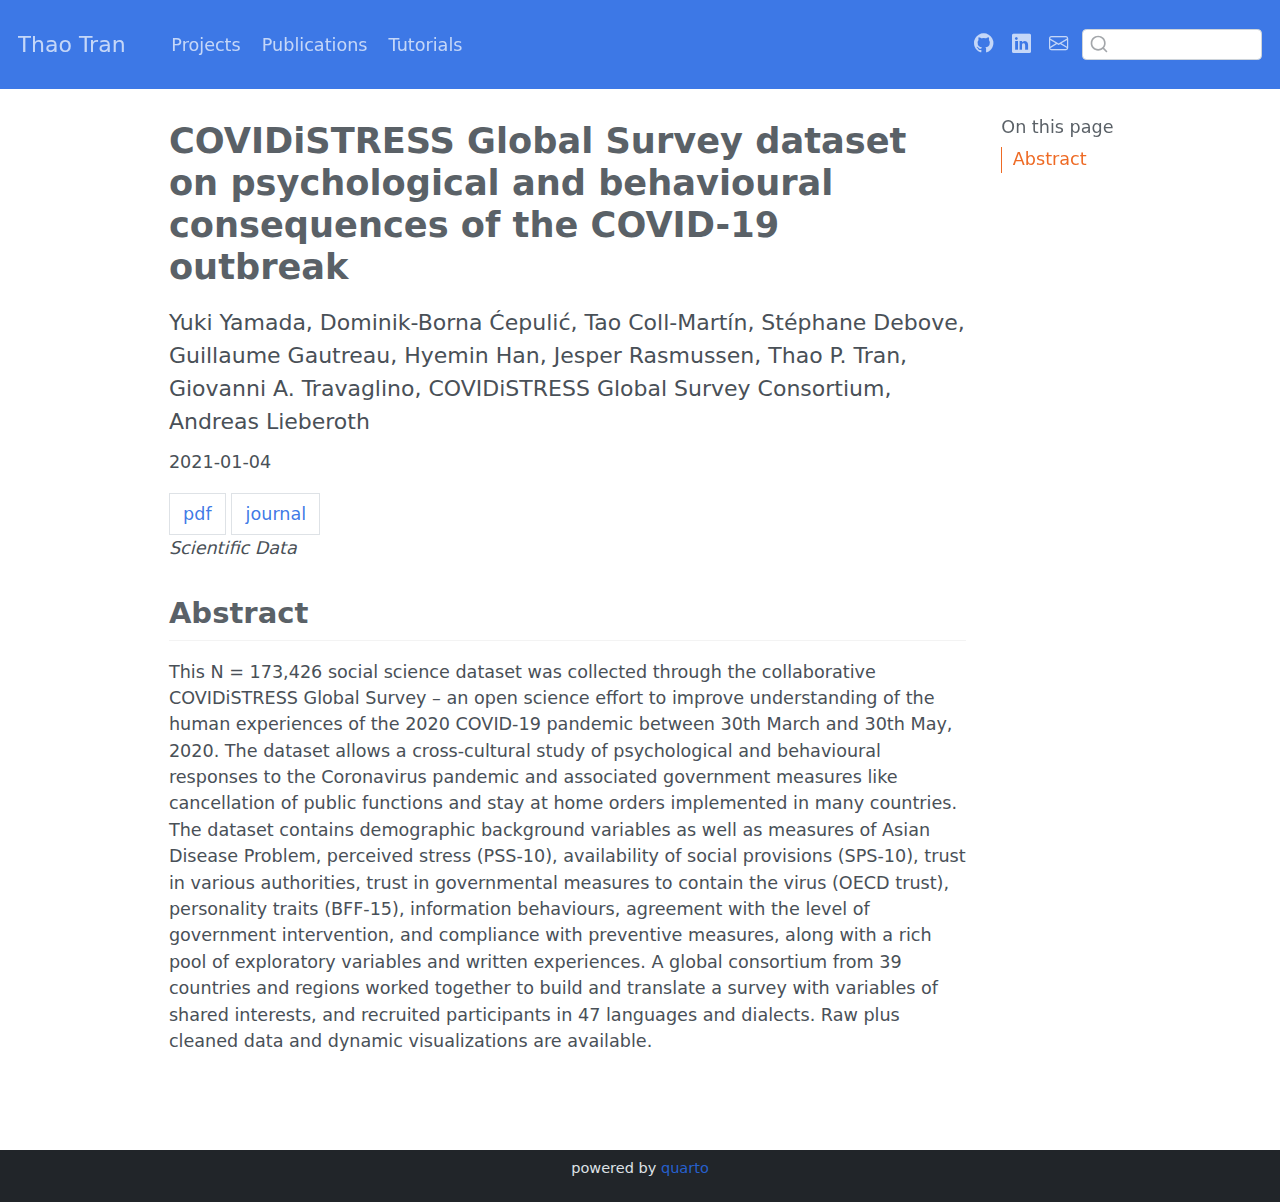
<file: docs/publications/sd2021/index.html>
<!DOCTYPE html>
<html xmlns="http://www.w3.org/1999/xhtml" lang="en" xml:lang="en"><head>

<meta charset="utf-8">
<meta name="generator" content="quarto-1.3.450">

<meta name="viewport" content="width=device-width, initial-scale=1.0, user-scalable=yes">

<meta name="dcterms.date" content="2021-01-04">

<title>Thao Tran - COVIDiSTRESS Global Survey dataset on psychological and behavioural consequences of the COVID-19 outbreak</title>
<style>
code{white-space: pre-wrap;}
span.smallcaps{font-variant: small-caps;}
div.columns{display: flex; gap: min(4vw, 1.5em);}
div.column{flex: auto; overflow-x: auto;}
div.hanging-indent{margin-left: 1.5em; text-indent: -1.5em;}
ul.task-list{list-style: none;}
ul.task-list li input[type="checkbox"] {
  width: 0.8em;
  margin: 0 0.8em 0.2em -1em; /* quarto-specific, see https://github.com/quarto-dev/quarto-cli/issues/4556 */ 
  vertical-align: middle;
}
</style>


<script src="../../site_libs/quarto-nav/quarto-nav.js"></script>
<script src="../../site_libs/clipboard/clipboard.min.js"></script>
<script src="../../site_libs/quarto-search/autocomplete.umd.js"></script>
<script src="../../site_libs/quarto-search/fuse.min.js"></script>
<script src="../../site_libs/quarto-search/quarto-search.js"></script>
<meta name="quarto:offset" content="../../">
<script src="../../site_libs/quarto-html/quarto.js"></script>
<script src="../../site_libs/quarto-html/popper.min.js"></script>
<script src="../../site_libs/quarto-html/tippy.umd.min.js"></script>
<script src="../../site_libs/quarto-html/anchor.min.js"></script>
<link href="../../site_libs/quarto-html/tippy.css" rel="stylesheet">
<link href="../../site_libs/quarto-html/quarto-syntax-highlighting.css" rel="stylesheet" id="quarto-text-highlighting-styles">
<script src="../../site_libs/bootstrap/bootstrap.min.js"></script>
<link href="../../site_libs/bootstrap/bootstrap-icons.css" rel="stylesheet">
<link href="../../site_libs/bootstrap/bootstrap.min.css" rel="stylesheet" id="quarto-bootstrap" data-mode="light">
<script id="quarto-search-options" type="application/json">{
  "location": "navbar",
  "copy-button": false,
  "collapse-after": 3,
  "panel-placement": "end",
  "type": "textbox",
  "limit": 20,
  "language": {
    "search-no-results-text": "No results",
    "search-matching-documents-text": "matching documents",
    "search-copy-link-title": "Copy link to search",
    "search-hide-matches-text": "Hide additional matches",
    "search-more-match-text": "more match in this document",
    "search-more-matches-text": "more matches in this document",
    "search-clear-button-title": "Clear",
    "search-detached-cancel-button-title": "Cancel",
    "search-submit-button-title": "Submit",
    "search-label": "Search"
  }
}</script>


</head>

<body class="nav-fixed">

<div id="quarto-search-results"></div>
  <header id="quarto-header" class="headroom fixed-top">
    <nav class="navbar navbar-expand-lg navbar-dark ">
      <div class="navbar-container container-fluid">
      <div class="navbar-brand-container">
    <a class="navbar-brand" href="../../index.html">
    <span class="navbar-title">Thao Tran</span>
    </a>
  </div>
            <div id="quarto-search" class="" title="Search"></div>
          <button class="navbar-toggler" type="button" data-bs-toggle="collapse" data-bs-target="#navbarCollapse" aria-controls="navbarCollapse" aria-expanded="false" aria-label="Toggle navigation" onclick="if (window.quartoToggleHeadroom) { window.quartoToggleHeadroom(); }">
  <span class="navbar-toggler-icon"></span>
</button>
          <div class="collapse navbar-collapse" id="navbarCollapse">
            <ul class="navbar-nav navbar-nav-scroll me-auto">
  <li class="nav-item">
    <a class="nav-link" href="../../projects/index.html" rel="" target="">
 <span class="menu-text">Projects</span></a>
  </li>  
  <li class="nav-item">
    <a class="nav-link" href="../../publications/index.html" rel="" target="">
 <span class="menu-text">Publications</span></a>
  </li>  
  <li class="nav-item">
    <a class="nav-link" href="../../tutorials/index.html" rel="" target="">
 <span class="menu-text">Tutorials</span></a>
  </li>  
</ul>
            <ul class="navbar-nav navbar-nav-scroll ms-auto">
  <li class="nav-item compact">
    <a class="nav-link" href="https://github.com/ttrann202" rel="" target=""><i class="bi bi-github" role="img">
</i> 
 <span class="menu-text"></span></a>
  </li>  
  <li class="nav-item compact">
    <a class="nav-link" href="https://www.linkedin.com/in/thaotrann/" rel="" target=""><i class="bi bi-linkedin" role="img">
</i> 
 <span class="menu-text"></span></a>
  </li>  
  <li class="nav-item compact">
    <a class="nav-link" href="mailto:thao.tranphuong202@gmail.com" rel="" target=""><i class="bi bi-envelope" role="img" aria-label="email">
</i> 
 <span class="menu-text"></span></a>
  </li>  
</ul>
            <div class="quarto-navbar-tools">
</div>
          </div> <!-- /navcollapse -->
      </div> <!-- /container-fluid -->
    </nav>
</header>
<!-- content -->
<div id="quarto-content" class="quarto-container page-columns page-rows-contents page-layout-article page-navbar">
<!-- sidebar -->
<!-- margin-sidebar -->
    <div id="quarto-margin-sidebar" class="sidebar margin-sidebar">
        <nav id="TOC" role="doc-toc" class="toc-active">
    <h2 id="toc-title">On this page</h2>
   
  <ul>
  <li><a href="#abstract" id="toc-abstract" class="nav-link active" data-scroll-target="#abstract">Abstract</a></li>
  </ul>
</nav>
    </div>
<!-- main -->
<main class="content" id="quarto-document-content">

<header id="title-block-header">
<h1 class="title display-7">COVIDiSTRESS Global Survey dataset on psychological and behavioural consequences of the COVID-19 outbreak</h1>
<p class="subtitle lead">Yuki Yamada, Dominik-Borna Ćepulić, Tao Coll-Martín, Stéphane Debove, Guillaume Gautreau, Hyemin Han, Jesper Rasmussen, Thao P. Tran, Giovanni A. Travaglino, COVIDiSTRESS Global Survey Consortium, Andreas Lieberoth</p>

<p class="date">2021-01-04</p>
</header>

<button type="button" class="btn btn-outline-success">
<a href="../../publications/sd2021/COVIDiSTRESSdata.pdf">pdf</a>
</button>
<button type="button" class="btn btn-outline-success">
<a href="https://doi.org/10.1038/s41597-020-00784-9">journal</a>
</button>
<p><em>Scientific Data</em></p>
<section id="abstract" class="level2">
<h2 class="anchored" data-anchor-id="abstract">Abstract</h2>
<p>This N = 173,426 social science dataset was collected through the collaborative COVIDiSTRESS Global Survey – an open science effort to improve understanding of the human experiences of the 2020 COVID-19 pandemic between 30th March and 30th May, 2020. The dataset allows a cross-cultural study of psychological and behavioural responses to the Coronavirus pandemic and associated government measures like cancellation of public functions and stay at home orders implemented in many countries. The dataset contains demographic background variables as well as measures of Asian Disease Problem, perceived stress (PSS-10), availability of social provisions (SPS-10), trust in various authorities, trust in governmental measures to contain the virus (OECD trust), personality traits (BFF-15), information behaviours, agreement with the level of government intervention, and compliance with preventive measures, along with a rich pool of exploratory variables and written experiences. A global consortium from 39 countries and regions worked together to build and translate a survey with variables of shared interests, and recruited participants in 47 languages and dialects. Raw plus cleaned data and dynamic visualizations are available.</p>


</section>

</main> <!-- /main -->
<script id="quarto-html-after-body" type="application/javascript">
window.document.addEventListener("DOMContentLoaded", function (event) {
  const toggleBodyColorMode = (bsSheetEl) => {
    const mode = bsSheetEl.getAttribute("data-mode");
    const bodyEl = window.document.querySelector("body");
    if (mode === "dark") {
      bodyEl.classList.add("quarto-dark");
      bodyEl.classList.remove("quarto-light");
    } else {
      bodyEl.classList.add("quarto-light");
      bodyEl.classList.remove("quarto-dark");
    }
  }
  const toggleBodyColorPrimary = () => {
    const bsSheetEl = window.document.querySelector("link#quarto-bootstrap");
    if (bsSheetEl) {
      toggleBodyColorMode(bsSheetEl);
    }
  }
  toggleBodyColorPrimary();  
  const icon = "";
  const anchorJS = new window.AnchorJS();
  anchorJS.options = {
    placement: 'right',
    icon: icon
  };
  anchorJS.add('.anchored');
  const isCodeAnnotation = (el) => {
    for (const clz of el.classList) {
      if (clz.startsWith('code-annotation-')) {                     
        return true;
      }
    }
    return false;
  }
  const clipboard = new window.ClipboardJS('.code-copy-button', {
    text: function(trigger) {
      const codeEl = trigger.previousElementSibling.cloneNode(true);
      for (const childEl of codeEl.children) {
        if (isCodeAnnotation(childEl)) {
          childEl.remove();
        }
      }
      return codeEl.innerText;
    }
  });
  clipboard.on('success', function(e) {
    // button target
    const button = e.trigger;
    // don't keep focus
    button.blur();
    // flash "checked"
    button.classList.add('code-copy-button-checked');
    var currentTitle = button.getAttribute("title");
    button.setAttribute("title", "Copied!");
    let tooltip;
    if (window.bootstrap) {
      button.setAttribute("data-bs-toggle", "tooltip");
      button.setAttribute("data-bs-placement", "left");
      button.setAttribute("data-bs-title", "Copied!");
      tooltip = new bootstrap.Tooltip(button, 
        { trigger: "manual", 
          customClass: "code-copy-button-tooltip",
          offset: [0, -8]});
      tooltip.show();    
    }
    setTimeout(function() {
      if (tooltip) {
        tooltip.hide();
        button.removeAttribute("data-bs-title");
        button.removeAttribute("data-bs-toggle");
        button.removeAttribute("data-bs-placement");
      }
      button.setAttribute("title", currentTitle);
      button.classList.remove('code-copy-button-checked');
    }, 1000);
    // clear code selection
    e.clearSelection();
  });
  function tippyHover(el, contentFn) {
    const config = {
      allowHTML: true,
      content: contentFn,
      maxWidth: 500,
      delay: 100,
      arrow: false,
      appendTo: function(el) {
          return el.parentElement;
      },
      interactive: true,
      interactiveBorder: 10,
      theme: 'quarto',
      placement: 'bottom-start'
    };
    window.tippy(el, config); 
  }
  const noterefs = window.document.querySelectorAll('a[role="doc-noteref"]');
  for (var i=0; i<noterefs.length; i++) {
    const ref = noterefs[i];
    tippyHover(ref, function() {
      // use id or data attribute instead here
      let href = ref.getAttribute('data-footnote-href') || ref.getAttribute('href');
      try { href = new URL(href).hash; } catch {}
      const id = href.replace(/^#\/?/, "");
      const note = window.document.getElementById(id);
      return note.innerHTML;
    });
  }
      let selectedAnnoteEl;
      const selectorForAnnotation = ( cell, annotation) => {
        let cellAttr = 'data-code-cell="' + cell + '"';
        let lineAttr = 'data-code-annotation="' +  annotation + '"';
        const selector = 'span[' + cellAttr + '][' + lineAttr + ']';
        return selector;
      }
      const selectCodeLines = (annoteEl) => {
        const doc = window.document;
        const targetCell = annoteEl.getAttribute("data-target-cell");
        const targetAnnotation = annoteEl.getAttribute("data-target-annotation");
        const annoteSpan = window.document.querySelector(selectorForAnnotation(targetCell, targetAnnotation));
        const lines = annoteSpan.getAttribute("data-code-lines").split(",");
        const lineIds = lines.map((line) => {
          return targetCell + "-" + line;
        })
        let top = null;
        let height = null;
        let parent = null;
        if (lineIds.length > 0) {
            //compute the position of the single el (top and bottom and make a div)
            const el = window.document.getElementById(lineIds[0]);
            top = el.offsetTop;
            height = el.offsetHeight;
            parent = el.parentElement.parentElement;
          if (lineIds.length > 1) {
            const lastEl = window.document.getElementById(lineIds[lineIds.length - 1]);
            const bottom = lastEl.offsetTop + lastEl.offsetHeight;
            height = bottom - top;
          }
          if (top !== null && height !== null && parent !== null) {
            // cook up a div (if necessary) and position it 
            let div = window.document.getElementById("code-annotation-line-highlight");
            if (div === null) {
              div = window.document.createElement("div");
              div.setAttribute("id", "code-annotation-line-highlight");
              div.style.position = 'absolute';
              parent.appendChild(div);
            }
            div.style.top = top - 2 + "px";
            div.style.height = height + 4 + "px";
            let gutterDiv = window.document.getElementById("code-annotation-line-highlight-gutter");
            if (gutterDiv === null) {
              gutterDiv = window.document.createElement("div");
              gutterDiv.setAttribute("id", "code-annotation-line-highlight-gutter");
              gutterDiv.style.position = 'absolute';
              const codeCell = window.document.getElementById(targetCell);
              const gutter = codeCell.querySelector('.code-annotation-gutter');
              gutter.appendChild(gutterDiv);
            }
            gutterDiv.style.top = top - 2 + "px";
            gutterDiv.style.height = height + 4 + "px";
          }
          selectedAnnoteEl = annoteEl;
        }
      };
      const unselectCodeLines = () => {
        const elementsIds = ["code-annotation-line-highlight", "code-annotation-line-highlight-gutter"];
        elementsIds.forEach((elId) => {
          const div = window.document.getElementById(elId);
          if (div) {
            div.remove();
          }
        });
        selectedAnnoteEl = undefined;
      };
      // Attach click handler to the DT
      const annoteDls = window.document.querySelectorAll('dt[data-target-cell]');
      for (const annoteDlNode of annoteDls) {
        annoteDlNode.addEventListener('click', (event) => {
          const clickedEl = event.target;
          if (clickedEl !== selectedAnnoteEl) {
            unselectCodeLines();
            const activeEl = window.document.querySelector('dt[data-target-cell].code-annotation-active');
            if (activeEl) {
              activeEl.classList.remove('code-annotation-active');
            }
            selectCodeLines(clickedEl);
            clickedEl.classList.add('code-annotation-active');
          } else {
            // Unselect the line
            unselectCodeLines();
            clickedEl.classList.remove('code-annotation-active');
          }
        });
      }
  const findCites = (el) => {
    const parentEl = el.parentElement;
    if (parentEl) {
      const cites = parentEl.dataset.cites;
      if (cites) {
        return {
          el,
          cites: cites.split(' ')
        };
      } else {
        return findCites(el.parentElement)
      }
    } else {
      return undefined;
    }
  };
  var bibliorefs = window.document.querySelectorAll('a[role="doc-biblioref"]');
  for (var i=0; i<bibliorefs.length; i++) {
    const ref = bibliorefs[i];
    const citeInfo = findCites(ref);
    if (citeInfo) {
      tippyHover(citeInfo.el, function() {
        var popup = window.document.createElement('div');
        citeInfo.cites.forEach(function(cite) {
          var citeDiv = window.document.createElement('div');
          citeDiv.classList.add('hanging-indent');
          citeDiv.classList.add('csl-entry');
          var biblioDiv = window.document.getElementById('ref-' + cite);
          if (biblioDiv) {
            citeDiv.innerHTML = biblioDiv.innerHTML;
          }
          popup.appendChild(citeDiv);
        });
        return popup.innerHTML;
      });
    }
  }
});
</script>
</div> <!-- /content -->
<footer class="footer">
  <div class="nav-footer">
    <div class="nav-footer-left">
      &nbsp;
    </div>   
    <div class="nav-footer-center">powered by <a href="https://quarto.org">quarto</a></div>
    <div class="nav-footer-right">
      &nbsp;
    </div>
  </div>
</footer>



</body></html>
</file>
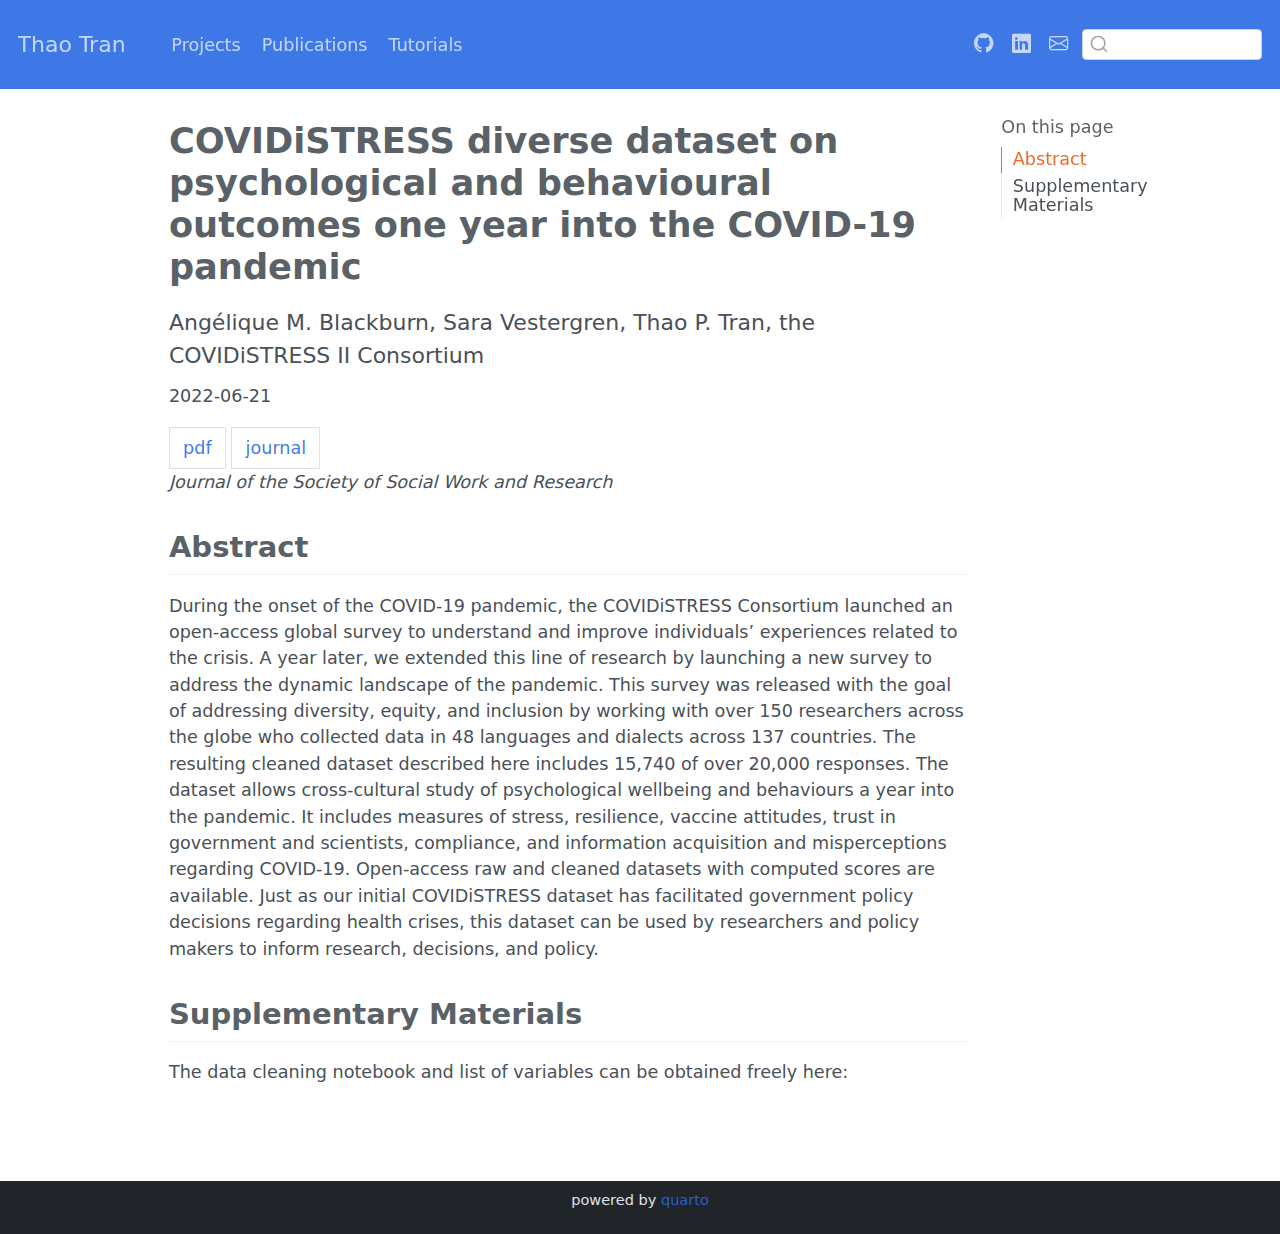
<file: docs/publications/sd2022/index.html>
<!DOCTYPE html>
<html xmlns="http://www.w3.org/1999/xhtml" lang="en" xml:lang="en"><head>

<meta charset="utf-8">
<meta name="generator" content="quarto-1.3.450">

<meta name="viewport" content="width=device-width, initial-scale=1.0, user-scalable=yes">

<meta name="dcterms.date" content="2022-06-21">

<title>Thao Tran - COVIDiSTRESS diverse dataset on psychological and behavioural outcomes one year into the COVID-19 pandemic</title>
<style>
code{white-space: pre-wrap;}
span.smallcaps{font-variant: small-caps;}
div.columns{display: flex; gap: min(4vw, 1.5em);}
div.column{flex: auto; overflow-x: auto;}
div.hanging-indent{margin-left: 1.5em; text-indent: -1.5em;}
ul.task-list{list-style: none;}
ul.task-list li input[type="checkbox"] {
  width: 0.8em;
  margin: 0 0.8em 0.2em -1em; /* quarto-specific, see https://github.com/quarto-dev/quarto-cli/issues/4556 */ 
  vertical-align: middle;
}
</style>


<script src="../../site_libs/quarto-nav/quarto-nav.js"></script>
<script src="../../site_libs/clipboard/clipboard.min.js"></script>
<script src="../../site_libs/quarto-search/autocomplete.umd.js"></script>
<script src="../../site_libs/quarto-search/fuse.min.js"></script>
<script src="../../site_libs/quarto-search/quarto-search.js"></script>
<meta name="quarto:offset" content="../../">
<script src="../../site_libs/quarto-html/quarto.js"></script>
<script src="../../site_libs/quarto-html/popper.min.js"></script>
<script src="../../site_libs/quarto-html/tippy.umd.min.js"></script>
<script src="../../site_libs/quarto-html/anchor.min.js"></script>
<link href="../../site_libs/quarto-html/tippy.css" rel="stylesheet">
<link href="../../site_libs/quarto-html/quarto-syntax-highlighting.css" rel="stylesheet" id="quarto-text-highlighting-styles">
<script src="../../site_libs/bootstrap/bootstrap.min.js"></script>
<link href="../../site_libs/bootstrap/bootstrap-icons.css" rel="stylesheet">
<link href="../../site_libs/bootstrap/bootstrap.min.css" rel="stylesheet" id="quarto-bootstrap" data-mode="light">
<script id="quarto-search-options" type="application/json">{
  "location": "navbar",
  "copy-button": false,
  "collapse-after": 3,
  "panel-placement": "end",
  "type": "textbox",
  "limit": 20,
  "language": {
    "search-no-results-text": "No results",
    "search-matching-documents-text": "matching documents",
    "search-copy-link-title": "Copy link to search",
    "search-hide-matches-text": "Hide additional matches",
    "search-more-match-text": "more match in this document",
    "search-more-matches-text": "more matches in this document",
    "search-clear-button-title": "Clear",
    "search-detached-cancel-button-title": "Cancel",
    "search-submit-button-title": "Submit",
    "search-label": "Search"
  }
}</script>


</head>

<body class="nav-fixed">

<div id="quarto-search-results"></div>
  <header id="quarto-header" class="headroom fixed-top">
    <nav class="navbar navbar-expand-lg navbar-dark ">
      <div class="navbar-container container-fluid">
      <div class="navbar-brand-container">
    <a class="navbar-brand" href="../../index.html">
    <span class="navbar-title">Thao Tran</span>
    </a>
  </div>
            <div id="quarto-search" class="" title="Search"></div>
          <button class="navbar-toggler" type="button" data-bs-toggle="collapse" data-bs-target="#navbarCollapse" aria-controls="navbarCollapse" aria-expanded="false" aria-label="Toggle navigation" onclick="if (window.quartoToggleHeadroom) { window.quartoToggleHeadroom(); }">
  <span class="navbar-toggler-icon"></span>
</button>
          <div class="collapse navbar-collapse" id="navbarCollapse">
            <ul class="navbar-nav navbar-nav-scroll me-auto">
  <li class="nav-item">
    <a class="nav-link" href="../../projects/index.html" rel="" target="">
 <span class="menu-text">Projects</span></a>
  </li>  
  <li class="nav-item">
    <a class="nav-link" href="../../publications/index.html" rel="" target="">
 <span class="menu-text">Publications</span></a>
  </li>  
  <li class="nav-item">
    <a class="nav-link" href="../../tutorials/index.html" rel="" target="">
 <span class="menu-text">Tutorials</span></a>
  </li>  
</ul>
            <ul class="navbar-nav navbar-nav-scroll ms-auto">
  <li class="nav-item compact">
    <a class="nav-link" href="https://github.com/ttrann202" rel="" target=""><i class="bi bi-github" role="img">
</i> 
 <span class="menu-text"></span></a>
  </li>  
  <li class="nav-item compact">
    <a class="nav-link" href="https://www.linkedin.com/in/thaotrann/" rel="" target=""><i class="bi bi-linkedin" role="img">
</i> 
 <span class="menu-text"></span></a>
  </li>  
  <li class="nav-item compact">
    <a class="nav-link" href="mailto:thao.tranphuong202@gmail.com" rel="" target=""><i class="bi bi-envelope" role="img" aria-label="email">
</i> 
 <span class="menu-text"></span></a>
  </li>  
</ul>
            <div class="quarto-navbar-tools">
</div>
          </div> <!-- /navcollapse -->
      </div> <!-- /container-fluid -->
    </nav>
</header>
<!-- content -->
<div id="quarto-content" class="quarto-container page-columns page-rows-contents page-layout-article page-navbar">
<!-- sidebar -->
<!-- margin-sidebar -->
    <div id="quarto-margin-sidebar" class="sidebar margin-sidebar">
        <nav id="TOC" role="doc-toc" class="toc-active">
    <h2 id="toc-title">On this page</h2>
   
  <ul>
  <li><a href="#abstract" id="toc-abstract" class="nav-link active" data-scroll-target="#abstract">Abstract</a></li>
  <li><a href="#supplementary-materials" id="toc-supplementary-materials" class="nav-link" data-scroll-target="#supplementary-materials">Supplementary Materials</a></li>
  </ul>
</nav>
    </div>
<!-- main -->
<main class="content" id="quarto-document-content">

<header id="title-block-header">
<h1 class="title display-7">COVIDiSTRESS diverse dataset on psychological and behavioural outcomes one year into the COVID-19 pandemic</h1>
<p class="subtitle lead">Angélique M. Blackburn, Sara Vestergren, Thao P. Tran, the COVIDiSTRESS II Consortium</p>

<p class="date">2022-06-21</p>
</header>

<button type="button" class="btn btn-outline-success">
<a href="../../publications/sd2022/COVIDiSTRESSdata.pdf">pdf</a>
</button>
<button type="button" class="btn btn-outline-success">
<a href="https://doi.org/10.1038/s41597-022-01383-6">journal</a>
</button>
<p><em>Journal of the Society of Social Work and Research</em></p>
<section id="abstract" class="level2">
<h2 class="anchored" data-anchor-id="abstract">Abstract</h2>
<p>During the onset of the COVID-19 pandemic, the COVIDiSTRESS Consortium launched an open-access global survey to understand and improve individuals’ experiences related to the crisis. A year later, we extended this line of research by launching a new survey to address the dynamic landscape of the pandemic. This survey was released with the goal of addressing diversity, equity, and inclusion by working with over 150 researchers across the globe who collected data in 48 languages and dialects across 137 countries. The resulting cleaned dataset described here includes 15,740 of over 20,000 responses. The dataset allows cross-cultural study of psychological wellbeing and behaviours a year into the pandemic. It includes measures of stress, resilience, vaccine attitudes, trust in government and scientists, compliance, and information acquisition and misperceptions regarding COVID-19. Open-access raw and cleaned datasets with computed scores are available. Just as our initial COVIDiSTRESS dataset has facilitated government policy decisions regarding health crises, this dataset can be used by researchers and policy makers to inform research, decisions, and policy.</p>
</section>
<section id="supplementary-materials" class="level2">
<h2 class="anchored" data-anchor-id="supplementary-materials">Supplementary Materials</h2>
<p>The data cleaning notebook and list of variables can be obtained freely here: <a href="https://doi.org/10.17605/OSF.IO/36TSD"></a></p>


</section>

</main> <!-- /main -->
<script id="quarto-html-after-body" type="application/javascript">
window.document.addEventListener("DOMContentLoaded", function (event) {
  const toggleBodyColorMode = (bsSheetEl) => {
    const mode = bsSheetEl.getAttribute("data-mode");
    const bodyEl = window.document.querySelector("body");
    if (mode === "dark") {
      bodyEl.classList.add("quarto-dark");
      bodyEl.classList.remove("quarto-light");
    } else {
      bodyEl.classList.add("quarto-light");
      bodyEl.classList.remove("quarto-dark");
    }
  }
  const toggleBodyColorPrimary = () => {
    const bsSheetEl = window.document.querySelector("link#quarto-bootstrap");
    if (bsSheetEl) {
      toggleBodyColorMode(bsSheetEl);
    }
  }
  toggleBodyColorPrimary();  
  const icon = "";
  const anchorJS = new window.AnchorJS();
  anchorJS.options = {
    placement: 'right',
    icon: icon
  };
  anchorJS.add('.anchored');
  const isCodeAnnotation = (el) => {
    for (const clz of el.classList) {
      if (clz.startsWith('code-annotation-')) {                     
        return true;
      }
    }
    return false;
  }
  const clipboard = new window.ClipboardJS('.code-copy-button', {
    text: function(trigger) {
      const codeEl = trigger.previousElementSibling.cloneNode(true);
      for (const childEl of codeEl.children) {
        if (isCodeAnnotation(childEl)) {
          childEl.remove();
        }
      }
      return codeEl.innerText;
    }
  });
  clipboard.on('success', function(e) {
    // button target
    const button = e.trigger;
    // don't keep focus
    button.blur();
    // flash "checked"
    button.classList.add('code-copy-button-checked');
    var currentTitle = button.getAttribute("title");
    button.setAttribute("title", "Copied!");
    let tooltip;
    if (window.bootstrap) {
      button.setAttribute("data-bs-toggle", "tooltip");
      button.setAttribute("data-bs-placement", "left");
      button.setAttribute("data-bs-title", "Copied!");
      tooltip = new bootstrap.Tooltip(button, 
        { trigger: "manual", 
          customClass: "code-copy-button-tooltip",
          offset: [0, -8]});
      tooltip.show();    
    }
    setTimeout(function() {
      if (tooltip) {
        tooltip.hide();
        button.removeAttribute("data-bs-title");
        button.removeAttribute("data-bs-toggle");
        button.removeAttribute("data-bs-placement");
      }
      button.setAttribute("title", currentTitle);
      button.classList.remove('code-copy-button-checked');
    }, 1000);
    // clear code selection
    e.clearSelection();
  });
  function tippyHover(el, contentFn) {
    const config = {
      allowHTML: true,
      content: contentFn,
      maxWidth: 500,
      delay: 100,
      arrow: false,
      appendTo: function(el) {
          return el.parentElement;
      },
      interactive: true,
      interactiveBorder: 10,
      theme: 'quarto',
      placement: 'bottom-start'
    };
    window.tippy(el, config); 
  }
  const noterefs = window.document.querySelectorAll('a[role="doc-noteref"]');
  for (var i=0; i<noterefs.length; i++) {
    const ref = noterefs[i];
    tippyHover(ref, function() {
      // use id or data attribute instead here
      let href = ref.getAttribute('data-footnote-href') || ref.getAttribute('href');
      try { href = new URL(href).hash; } catch {}
      const id = href.replace(/^#\/?/, "");
      const note = window.document.getElementById(id);
      return note.innerHTML;
    });
  }
      let selectedAnnoteEl;
      const selectorForAnnotation = ( cell, annotation) => {
        let cellAttr = 'data-code-cell="' + cell + '"';
        let lineAttr = 'data-code-annotation="' +  annotation + '"';
        const selector = 'span[' + cellAttr + '][' + lineAttr + ']';
        return selector;
      }
      const selectCodeLines = (annoteEl) => {
        const doc = window.document;
        const targetCell = annoteEl.getAttribute("data-target-cell");
        const targetAnnotation = annoteEl.getAttribute("data-target-annotation");
        const annoteSpan = window.document.querySelector(selectorForAnnotation(targetCell, targetAnnotation));
        const lines = annoteSpan.getAttribute("data-code-lines").split(",");
        const lineIds = lines.map((line) => {
          return targetCell + "-" + line;
        })
        let top = null;
        let height = null;
        let parent = null;
        if (lineIds.length > 0) {
            //compute the position of the single el (top and bottom and make a div)
            const el = window.document.getElementById(lineIds[0]);
            top = el.offsetTop;
            height = el.offsetHeight;
            parent = el.parentElement.parentElement;
          if (lineIds.length > 1) {
            const lastEl = window.document.getElementById(lineIds[lineIds.length - 1]);
            const bottom = lastEl.offsetTop + lastEl.offsetHeight;
            height = bottom - top;
          }
          if (top !== null && height !== null && parent !== null) {
            // cook up a div (if necessary) and position it 
            let div = window.document.getElementById("code-annotation-line-highlight");
            if (div === null) {
              div = window.document.createElement("div");
              div.setAttribute("id", "code-annotation-line-highlight");
              div.style.position = 'absolute';
              parent.appendChild(div);
            }
            div.style.top = top - 2 + "px";
            div.style.height = height + 4 + "px";
            let gutterDiv = window.document.getElementById("code-annotation-line-highlight-gutter");
            if (gutterDiv === null) {
              gutterDiv = window.document.createElement("div");
              gutterDiv.setAttribute("id", "code-annotation-line-highlight-gutter");
              gutterDiv.style.position = 'absolute';
              const codeCell = window.document.getElementById(targetCell);
              const gutter = codeCell.querySelector('.code-annotation-gutter');
              gutter.appendChild(gutterDiv);
            }
            gutterDiv.style.top = top - 2 + "px";
            gutterDiv.style.height = height + 4 + "px";
          }
          selectedAnnoteEl = annoteEl;
        }
      };
      const unselectCodeLines = () => {
        const elementsIds = ["code-annotation-line-highlight", "code-annotation-line-highlight-gutter"];
        elementsIds.forEach((elId) => {
          const div = window.document.getElementById(elId);
          if (div) {
            div.remove();
          }
        });
        selectedAnnoteEl = undefined;
      };
      // Attach click handler to the DT
      const annoteDls = window.document.querySelectorAll('dt[data-target-cell]');
      for (const annoteDlNode of annoteDls) {
        annoteDlNode.addEventListener('click', (event) => {
          const clickedEl = event.target;
          if (clickedEl !== selectedAnnoteEl) {
            unselectCodeLines();
            const activeEl = window.document.querySelector('dt[data-target-cell].code-annotation-active');
            if (activeEl) {
              activeEl.classList.remove('code-annotation-active');
            }
            selectCodeLines(clickedEl);
            clickedEl.classList.add('code-annotation-active');
          } else {
            // Unselect the line
            unselectCodeLines();
            clickedEl.classList.remove('code-annotation-active');
          }
        });
      }
  const findCites = (el) => {
    const parentEl = el.parentElement;
    if (parentEl) {
      const cites = parentEl.dataset.cites;
      if (cites) {
        return {
          el,
          cites: cites.split(' ')
        };
      } else {
        return findCites(el.parentElement)
      }
    } else {
      return undefined;
    }
  };
  var bibliorefs = window.document.querySelectorAll('a[role="doc-biblioref"]');
  for (var i=0; i<bibliorefs.length; i++) {
    const ref = bibliorefs[i];
    const citeInfo = findCites(ref);
    if (citeInfo) {
      tippyHover(citeInfo.el, function() {
        var popup = window.document.createElement('div');
        citeInfo.cites.forEach(function(cite) {
          var citeDiv = window.document.createElement('div');
          citeDiv.classList.add('hanging-indent');
          citeDiv.classList.add('csl-entry');
          var biblioDiv = window.document.getElementById('ref-' + cite);
          if (biblioDiv) {
            citeDiv.innerHTML = biblioDiv.innerHTML;
          }
          popup.appendChild(citeDiv);
        });
        return popup.innerHTML;
      });
    }
  }
});
</script>
</div> <!-- /content -->
<footer class="footer">
  <div class="nav-footer">
    <div class="nav-footer-left">
      &nbsp;
    </div>   
    <div class="nav-footer-center">powered by <a href="https://quarto.org">quarto</a></div>
    <div class="nav-footer-right">
      &nbsp;
    </div>
  </div>
</footer>



</body></html>
</file>
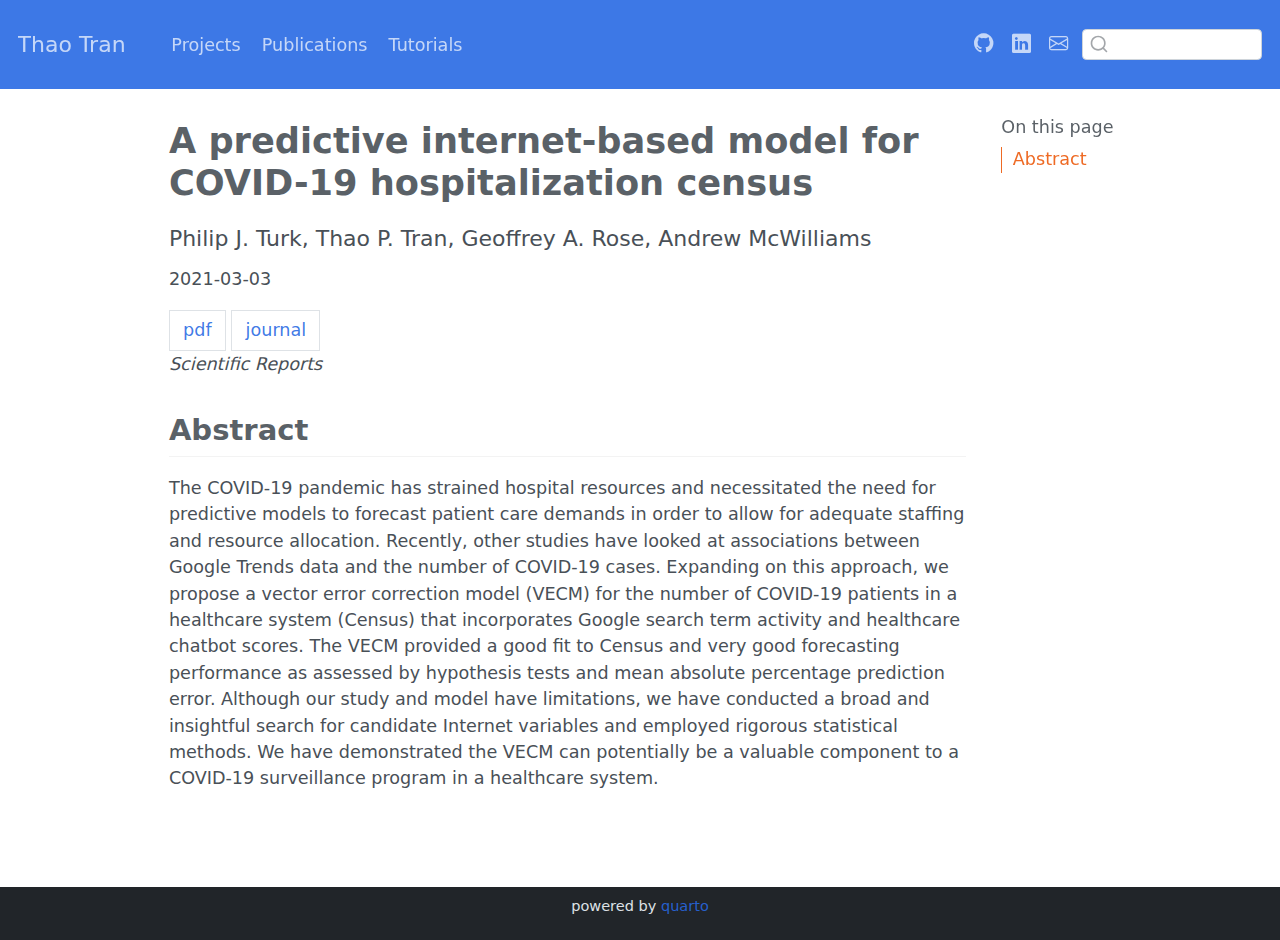
<file: docs/publications/sr2020/index.html>
<!DOCTYPE html>
<html xmlns="http://www.w3.org/1999/xhtml" lang="en" xml:lang="en"><head>

<meta charset="utf-8">
<meta name="generator" content="quarto-1.3.450">

<meta name="viewport" content="width=device-width, initial-scale=1.0, user-scalable=yes">

<meta name="dcterms.date" content="2021-03-03">

<title>Thao Tran - A predictive internet-based model for COVID-19 hospitalization census</title>
<style>
code{white-space: pre-wrap;}
span.smallcaps{font-variant: small-caps;}
div.columns{display: flex; gap: min(4vw, 1.5em);}
div.column{flex: auto; overflow-x: auto;}
div.hanging-indent{margin-left: 1.5em; text-indent: -1.5em;}
ul.task-list{list-style: none;}
ul.task-list li input[type="checkbox"] {
  width: 0.8em;
  margin: 0 0.8em 0.2em -1em; /* quarto-specific, see https://github.com/quarto-dev/quarto-cli/issues/4556 */ 
  vertical-align: middle;
}
</style>


<script src="../../site_libs/quarto-nav/quarto-nav.js"></script>
<script src="../../site_libs/clipboard/clipboard.min.js"></script>
<script src="../../site_libs/quarto-search/autocomplete.umd.js"></script>
<script src="../../site_libs/quarto-search/fuse.min.js"></script>
<script src="../../site_libs/quarto-search/quarto-search.js"></script>
<meta name="quarto:offset" content="../../">
<script src="../../site_libs/quarto-html/quarto.js"></script>
<script src="../../site_libs/quarto-html/popper.min.js"></script>
<script src="../../site_libs/quarto-html/tippy.umd.min.js"></script>
<script src="../../site_libs/quarto-html/anchor.min.js"></script>
<link href="../../site_libs/quarto-html/tippy.css" rel="stylesheet">
<link href="../../site_libs/quarto-html/quarto-syntax-highlighting.css" rel="stylesheet" id="quarto-text-highlighting-styles">
<script src="../../site_libs/bootstrap/bootstrap.min.js"></script>
<link href="../../site_libs/bootstrap/bootstrap-icons.css" rel="stylesheet">
<link href="../../site_libs/bootstrap/bootstrap.min.css" rel="stylesheet" id="quarto-bootstrap" data-mode="light">
<script id="quarto-search-options" type="application/json">{
  "location": "navbar",
  "copy-button": false,
  "collapse-after": 3,
  "panel-placement": "end",
  "type": "textbox",
  "limit": 20,
  "language": {
    "search-no-results-text": "No results",
    "search-matching-documents-text": "matching documents",
    "search-copy-link-title": "Copy link to search",
    "search-hide-matches-text": "Hide additional matches",
    "search-more-match-text": "more match in this document",
    "search-more-matches-text": "more matches in this document",
    "search-clear-button-title": "Clear",
    "search-detached-cancel-button-title": "Cancel",
    "search-submit-button-title": "Submit",
    "search-label": "Search"
  }
}</script>


</head>

<body class="nav-fixed">

<div id="quarto-search-results"></div>
  <header id="quarto-header" class="headroom fixed-top">
    <nav class="navbar navbar-expand-lg navbar-dark ">
      <div class="navbar-container container-fluid">
      <div class="navbar-brand-container">
    <a class="navbar-brand" href="../../index.html">
    <span class="navbar-title">Thao Tran</span>
    </a>
  </div>
            <div id="quarto-search" class="" title="Search"></div>
          <button class="navbar-toggler" type="button" data-bs-toggle="collapse" data-bs-target="#navbarCollapse" aria-controls="navbarCollapse" aria-expanded="false" aria-label="Toggle navigation" onclick="if (window.quartoToggleHeadroom) { window.quartoToggleHeadroom(); }">
  <span class="navbar-toggler-icon"></span>
</button>
          <div class="collapse navbar-collapse" id="navbarCollapse">
            <ul class="navbar-nav navbar-nav-scroll me-auto">
  <li class="nav-item">
    <a class="nav-link" href="../../projects/index.html" rel="" target="">
 <span class="menu-text">Projects</span></a>
  </li>  
  <li class="nav-item">
    <a class="nav-link" href="../../publications/index.html" rel="" target="">
 <span class="menu-text">Publications</span></a>
  </li>  
  <li class="nav-item">
    <a class="nav-link" href="../../tutorials/index.html" rel="" target="">
 <span class="menu-text">Tutorials</span></a>
  </li>  
</ul>
            <ul class="navbar-nav navbar-nav-scroll ms-auto">
  <li class="nav-item compact">
    <a class="nav-link" href="https://github.com/ttrann202" rel="" target=""><i class="bi bi-github" role="img">
</i> 
 <span class="menu-text"></span></a>
  </li>  
  <li class="nav-item compact">
    <a class="nav-link" href="https://www.linkedin.com/in/thaotrann/" rel="" target=""><i class="bi bi-linkedin" role="img">
</i> 
 <span class="menu-text"></span></a>
  </li>  
  <li class="nav-item compact">
    <a class="nav-link" href="mailto:thao.tranphuong202@gmail.com" rel="" target=""><i class="bi bi-envelope" role="img" aria-label="email">
</i> 
 <span class="menu-text"></span></a>
  </li>  
</ul>
            <div class="quarto-navbar-tools">
</div>
          </div> <!-- /navcollapse -->
      </div> <!-- /container-fluid -->
    </nav>
</header>
<!-- content -->
<div id="quarto-content" class="quarto-container page-columns page-rows-contents page-layout-article page-navbar">
<!-- sidebar -->
<!-- margin-sidebar -->
    <div id="quarto-margin-sidebar" class="sidebar margin-sidebar">
        <nav id="TOC" role="doc-toc" class="toc-active">
    <h2 id="toc-title">On this page</h2>
   
  <ul>
  <li><a href="#abstract" id="toc-abstract" class="nav-link active" data-scroll-target="#abstract">Abstract</a></li>
  </ul>
</nav>
    </div>
<!-- main -->
<main class="content" id="quarto-document-content">

<header id="title-block-header">
<h1 class="title display-7">A predictive internet-based model for COVID-19 hospitalization census</h1>
<p class="subtitle lead">Philip J. Turk, Thao P. Tran, Geoffrey A. Rose, Andrew McWilliams</p>

<p class="date">2021-03-03</p>
</header>

<button type="button" class="btn btn-outline-success">
<a href="../../publications/sr2020/vecm2020.pdf">pdf</a>
</button>
<button type="button" class="btn btn-outline-success">
<a href="https://doi.org/10.1038/s41598-021-84091-2">journal</a>
</button>
<p><em>Scientific Reports</em></p>
<section id="abstract" class="level2">
<h2 class="anchored" data-anchor-id="abstract">Abstract</h2>
<p>The COVID-19 pandemic has strained hospital resources and necessitated the need for predictive models to forecast patient care demands in order to allow for adequate staffing and resource allocation. Recently, other studies have looked at associations between Google Trends data and the number of COVID-19 cases. Expanding on this approach, we propose a vector error correction model (VECM) for the number of COVID-19 patients in a healthcare system (Census) that incorporates Google search term activity and healthcare chatbot scores. The VECM provided a good fit to Census and very good forecasting performance as assessed by hypothesis tests and mean absolute percentage prediction error. Although our study and model have limitations, we have conducted a broad and insightful search for candidate Internet variables and employed rigorous statistical methods. We have demonstrated the VECM can potentially be a valuable component to a COVID-19 surveillance program in a healthcare system.</p>


</section>

</main> <!-- /main -->
<script id="quarto-html-after-body" type="application/javascript">
window.document.addEventListener("DOMContentLoaded", function (event) {
  const toggleBodyColorMode = (bsSheetEl) => {
    const mode = bsSheetEl.getAttribute("data-mode");
    const bodyEl = window.document.querySelector("body");
    if (mode === "dark") {
      bodyEl.classList.add("quarto-dark");
      bodyEl.classList.remove("quarto-light");
    } else {
      bodyEl.classList.add("quarto-light");
      bodyEl.classList.remove("quarto-dark");
    }
  }
  const toggleBodyColorPrimary = () => {
    const bsSheetEl = window.document.querySelector("link#quarto-bootstrap");
    if (bsSheetEl) {
      toggleBodyColorMode(bsSheetEl);
    }
  }
  toggleBodyColorPrimary();  
  const icon = "";
  const anchorJS = new window.AnchorJS();
  anchorJS.options = {
    placement: 'right',
    icon: icon
  };
  anchorJS.add('.anchored');
  const isCodeAnnotation = (el) => {
    for (const clz of el.classList) {
      if (clz.startsWith('code-annotation-')) {                     
        return true;
      }
    }
    return false;
  }
  const clipboard = new window.ClipboardJS('.code-copy-button', {
    text: function(trigger) {
      const codeEl = trigger.previousElementSibling.cloneNode(true);
      for (const childEl of codeEl.children) {
        if (isCodeAnnotation(childEl)) {
          childEl.remove();
        }
      }
      return codeEl.innerText;
    }
  });
  clipboard.on('success', function(e) {
    // button target
    const button = e.trigger;
    // don't keep focus
    button.blur();
    // flash "checked"
    button.classList.add('code-copy-button-checked');
    var currentTitle = button.getAttribute("title");
    button.setAttribute("title", "Copied!");
    let tooltip;
    if (window.bootstrap) {
      button.setAttribute("data-bs-toggle", "tooltip");
      button.setAttribute("data-bs-placement", "left");
      button.setAttribute("data-bs-title", "Copied!");
      tooltip = new bootstrap.Tooltip(button, 
        { trigger: "manual", 
          customClass: "code-copy-button-tooltip",
          offset: [0, -8]});
      tooltip.show();    
    }
    setTimeout(function() {
      if (tooltip) {
        tooltip.hide();
        button.removeAttribute("data-bs-title");
        button.removeAttribute("data-bs-toggle");
        button.removeAttribute("data-bs-placement");
      }
      button.setAttribute("title", currentTitle);
      button.classList.remove('code-copy-button-checked');
    }, 1000);
    // clear code selection
    e.clearSelection();
  });
  function tippyHover(el, contentFn) {
    const config = {
      allowHTML: true,
      content: contentFn,
      maxWidth: 500,
      delay: 100,
      arrow: false,
      appendTo: function(el) {
          return el.parentElement;
      },
      interactive: true,
      interactiveBorder: 10,
      theme: 'quarto',
      placement: 'bottom-start'
    };
    window.tippy(el, config); 
  }
  const noterefs = window.document.querySelectorAll('a[role="doc-noteref"]');
  for (var i=0; i<noterefs.length; i++) {
    const ref = noterefs[i];
    tippyHover(ref, function() {
      // use id or data attribute instead here
      let href = ref.getAttribute('data-footnote-href') || ref.getAttribute('href');
      try { href = new URL(href).hash; } catch {}
      const id = href.replace(/^#\/?/, "");
      const note = window.document.getElementById(id);
      return note.innerHTML;
    });
  }
      let selectedAnnoteEl;
      const selectorForAnnotation = ( cell, annotation) => {
        let cellAttr = 'data-code-cell="' + cell + '"';
        let lineAttr = 'data-code-annotation="' +  annotation + '"';
        const selector = 'span[' + cellAttr + '][' + lineAttr + ']';
        return selector;
      }
      const selectCodeLines = (annoteEl) => {
        const doc = window.document;
        const targetCell = annoteEl.getAttribute("data-target-cell");
        const targetAnnotation = annoteEl.getAttribute("data-target-annotation");
        const annoteSpan = window.document.querySelector(selectorForAnnotation(targetCell, targetAnnotation));
        const lines = annoteSpan.getAttribute("data-code-lines").split(",");
        const lineIds = lines.map((line) => {
          return targetCell + "-" + line;
        })
        let top = null;
        let height = null;
        let parent = null;
        if (lineIds.length > 0) {
            //compute the position of the single el (top and bottom and make a div)
            const el = window.document.getElementById(lineIds[0]);
            top = el.offsetTop;
            height = el.offsetHeight;
            parent = el.parentElement.parentElement;
          if (lineIds.length > 1) {
            const lastEl = window.document.getElementById(lineIds[lineIds.length - 1]);
            const bottom = lastEl.offsetTop + lastEl.offsetHeight;
            height = bottom - top;
          }
          if (top !== null && height !== null && parent !== null) {
            // cook up a div (if necessary) and position it 
            let div = window.document.getElementById("code-annotation-line-highlight");
            if (div === null) {
              div = window.document.createElement("div");
              div.setAttribute("id", "code-annotation-line-highlight");
              div.style.position = 'absolute';
              parent.appendChild(div);
            }
            div.style.top = top - 2 + "px";
            div.style.height = height + 4 + "px";
            let gutterDiv = window.document.getElementById("code-annotation-line-highlight-gutter");
            if (gutterDiv === null) {
              gutterDiv = window.document.createElement("div");
              gutterDiv.setAttribute("id", "code-annotation-line-highlight-gutter");
              gutterDiv.style.position = 'absolute';
              const codeCell = window.document.getElementById(targetCell);
              const gutter = codeCell.querySelector('.code-annotation-gutter');
              gutter.appendChild(gutterDiv);
            }
            gutterDiv.style.top = top - 2 + "px";
            gutterDiv.style.height = height + 4 + "px";
          }
          selectedAnnoteEl = annoteEl;
        }
      };
      const unselectCodeLines = () => {
        const elementsIds = ["code-annotation-line-highlight", "code-annotation-line-highlight-gutter"];
        elementsIds.forEach((elId) => {
          const div = window.document.getElementById(elId);
          if (div) {
            div.remove();
          }
        });
        selectedAnnoteEl = undefined;
      };
      // Attach click handler to the DT
      const annoteDls = window.document.querySelectorAll('dt[data-target-cell]');
      for (const annoteDlNode of annoteDls) {
        annoteDlNode.addEventListener('click', (event) => {
          const clickedEl = event.target;
          if (clickedEl !== selectedAnnoteEl) {
            unselectCodeLines();
            const activeEl = window.document.querySelector('dt[data-target-cell].code-annotation-active');
            if (activeEl) {
              activeEl.classList.remove('code-annotation-active');
            }
            selectCodeLines(clickedEl);
            clickedEl.classList.add('code-annotation-active');
          } else {
            // Unselect the line
            unselectCodeLines();
            clickedEl.classList.remove('code-annotation-active');
          }
        });
      }
  const findCites = (el) => {
    const parentEl = el.parentElement;
    if (parentEl) {
      const cites = parentEl.dataset.cites;
      if (cites) {
        return {
          el,
          cites: cites.split(' ')
        };
      } else {
        return findCites(el.parentElement)
      }
    } else {
      return undefined;
    }
  };
  var bibliorefs = window.document.querySelectorAll('a[role="doc-biblioref"]');
  for (var i=0; i<bibliorefs.length; i++) {
    const ref = bibliorefs[i];
    const citeInfo = findCites(ref);
    if (citeInfo) {
      tippyHover(citeInfo.el, function() {
        var popup = window.document.createElement('div');
        citeInfo.cites.forEach(function(cite) {
          var citeDiv = window.document.createElement('div');
          citeDiv.classList.add('hanging-indent');
          citeDiv.classList.add('csl-entry');
          var biblioDiv = window.document.getElementById('ref-' + cite);
          if (biblioDiv) {
            citeDiv.innerHTML = biblioDiv.innerHTML;
          }
          popup.appendChild(citeDiv);
        });
        return popup.innerHTML;
      });
    }
  }
});
</script>
</div> <!-- /content -->
<footer class="footer">
  <div class="nav-footer">
    <div class="nav-footer-left">
      &nbsp;
    </div>   
    <div class="nav-footer-center">powered by <a href="https://quarto.org">quarto</a></div>
    <div class="nav-footer-right">
      &nbsp;
    </div>
  </div>
</footer>



</body></html>
</file>
<file: docs/site_libs/quarto-html/tippy.css>
.tippy-box[data-animation=fade][data-state=hidden]{opacity:0}[data-tippy-root]{max-width:calc(100vw - 10px)}.tippy-box{position:relative;background-color:#333;color:#fff;border-radius:4px;font-size:14px;line-height:1.4;white-space:normal;outline:0;transition-property:transform,visibility,opacity}.tippy-box[data-placement^=top]>.tippy-arrow{bottom:0}.tippy-box[data-placement^=top]>.tippy-arrow:before{bottom:-7px;left:0;border-width:8px 8px 0;border-top-color:initial;transform-origin:center top}.tippy-box[data-placement^=bottom]>.tippy-arrow{top:0}.tippy-box[data-placement^=bottom]>.tippy-arrow:before{top:-7px;left:0;border-width:0 8px 8px;border-bottom-color:initial;transform-origin:center bottom}.tippy-box[data-placement^=left]>.tippy-arrow{right:0}.tippy-box[data-placement^=left]>.tippy-arrow:before{border-width:8px 0 8px 8px;border-left-color:initial;right:-7px;transform-origin:center left}.tippy-box[data-placement^=right]>.tippy-arrow{left:0}.tippy-box[data-placement^=right]>.tippy-arrow:before{left:-7px;border-width:8px 8px 8px 0;border-right-color:initial;transform-origin:center right}.tippy-box[data-inertia][data-state=visible]{transition-timing-function:cubic-bezier(.54,1.5,.38,1.11)}.tippy-arrow{width:16px;height:16px;color:#333}.tippy-arrow:before{content:"";position:absolute;border-color:transparent;border-style:solid}.tippy-content{position:relative;padding:5px 9px;z-index:1}
</file>
<file: docs/site_libs/quarto-html/quarto-syntax-highlighting.css>
/* quarto syntax highlight colors */
:root {
  --quarto-hl-ot-color: #003B4F;
  --quarto-hl-at-color: #657422;
  --quarto-hl-ss-color: #20794D;
  --quarto-hl-an-color: #5E5E5E;
  --quarto-hl-fu-color: #4758AB;
  --quarto-hl-st-color: #20794D;
  --quarto-hl-cf-color: #003B4F;
  --quarto-hl-op-color: #5E5E5E;
  --quarto-hl-er-color: #AD0000;
  --quarto-hl-bn-color: #AD0000;
  --quarto-hl-al-color: #AD0000;
  --quarto-hl-va-color: #111111;
  --quarto-hl-bu-color: inherit;
  --quarto-hl-ex-color: inherit;
  --quarto-hl-pp-color: #AD0000;
  --quarto-hl-in-color: #5E5E5E;
  --quarto-hl-vs-color: #20794D;
  --quarto-hl-wa-color: #5E5E5E;
  --quarto-hl-do-color: #5E5E5E;
  --quarto-hl-im-color: #00769E;
  --quarto-hl-ch-color: #20794D;
  --quarto-hl-dt-color: #AD0000;
  --quarto-hl-fl-color: #AD0000;
  --quarto-hl-co-color: #5E5E5E;
  --quarto-hl-cv-color: #5E5E5E;
  --quarto-hl-cn-color: #8f5902;
  --quarto-hl-sc-color: #5E5E5E;
  --quarto-hl-dv-color: #AD0000;
  --quarto-hl-kw-color: #003B4F;
}

/* other quarto variables */
:root {
  --quarto-font-monospace: SFMono-Regular, Menlo, Monaco, Consolas, "Liberation Mono", "Courier New", monospace;
}

pre > code.sourceCode > span {
  color: #003B4F;
}

code span {
  color: #003B4F;
}

code.sourceCode > span {
  color: #003B4F;
}

div.sourceCode,
div.sourceCode pre.sourceCode {
  color: #003B4F;
}

code span.ot {
  color: #003B4F;
  font-style: inherit;
}

code span.at {
  color: #657422;
  font-style: inherit;
}

code span.ss {
  color: #20794D;
  font-style: inherit;
}

code span.an {
  color: #5E5E5E;
  font-style: inherit;
}

code span.fu {
  color: #4758AB;
  font-style: inherit;
}

code span.st {
  color: #20794D;
  font-style: inherit;
}

code span.cf {
  color: #003B4F;
  font-style: inherit;
}

code span.op {
  color: #5E5E5E;
  font-style: inherit;
}

code span.er {
  color: #AD0000;
  font-style: inherit;
}

code span.bn {
  color: #AD0000;
  font-style: inherit;
}

code span.al {
  color: #AD0000;
  font-style: inherit;
}

code span.va {
  color: #111111;
  font-style: inherit;
}

code span.bu {
  font-style: inherit;
}

code span.ex {
  font-style: inherit;
}

code span.pp {
  color: #AD0000;
  font-style: inherit;
}

code span.in {
  color: #5E5E5E;
  font-style: inherit;
}

code span.vs {
  color: #20794D;
  font-style: inherit;
}

code span.wa {
  color: #5E5E5E;
  font-style: italic;
}

code span.do {
  color: #5E5E5E;
  font-style: italic;
}

code span.im {
  color: #00769E;
  font-style: inherit;
}

code span.ch {
  color: #20794D;
  font-style: inherit;
}

code span.dt {
  color: #AD0000;
  font-style: inherit;
}

code span.fl {
  color: #AD0000;
  font-style: inherit;
}

code span.co {
  color: #5E5E5E;
  font-style: inherit;
}

code span.cv {
  color: #5E5E5E;
  font-style: italic;
}

code span.cn {
  color: #8f5902;
  font-style: inherit;
}

code span.sc {
  color: #5E5E5E;
  font-style: inherit;
}

code span.dv {
  color: #AD0000;
  font-style: inherit;
}

code span.kw {
  color: #003B4F;
  font-style: inherit;
}

.prevent-inlining {
  content: "</";
}

/*# sourceMappingURL=debc5d5d77c3f9108843748ff7464032.css.map */
</file>
